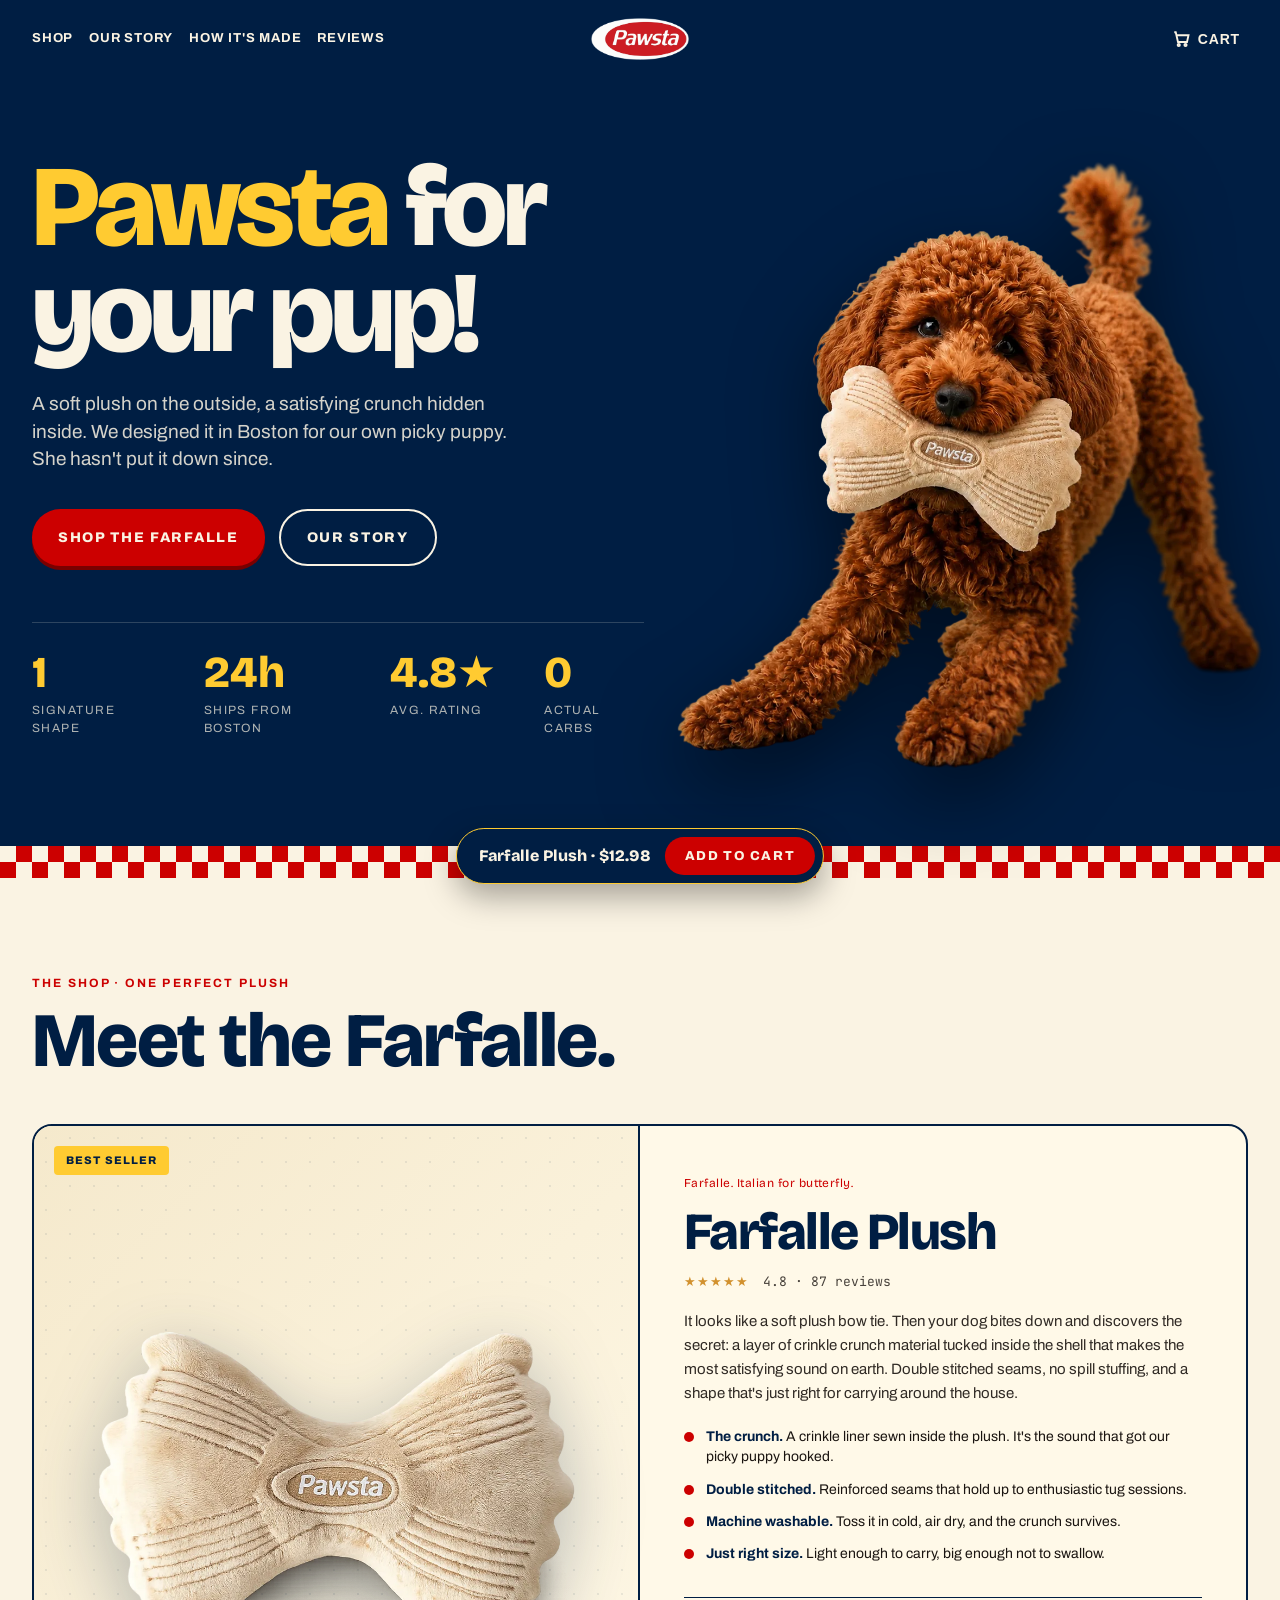
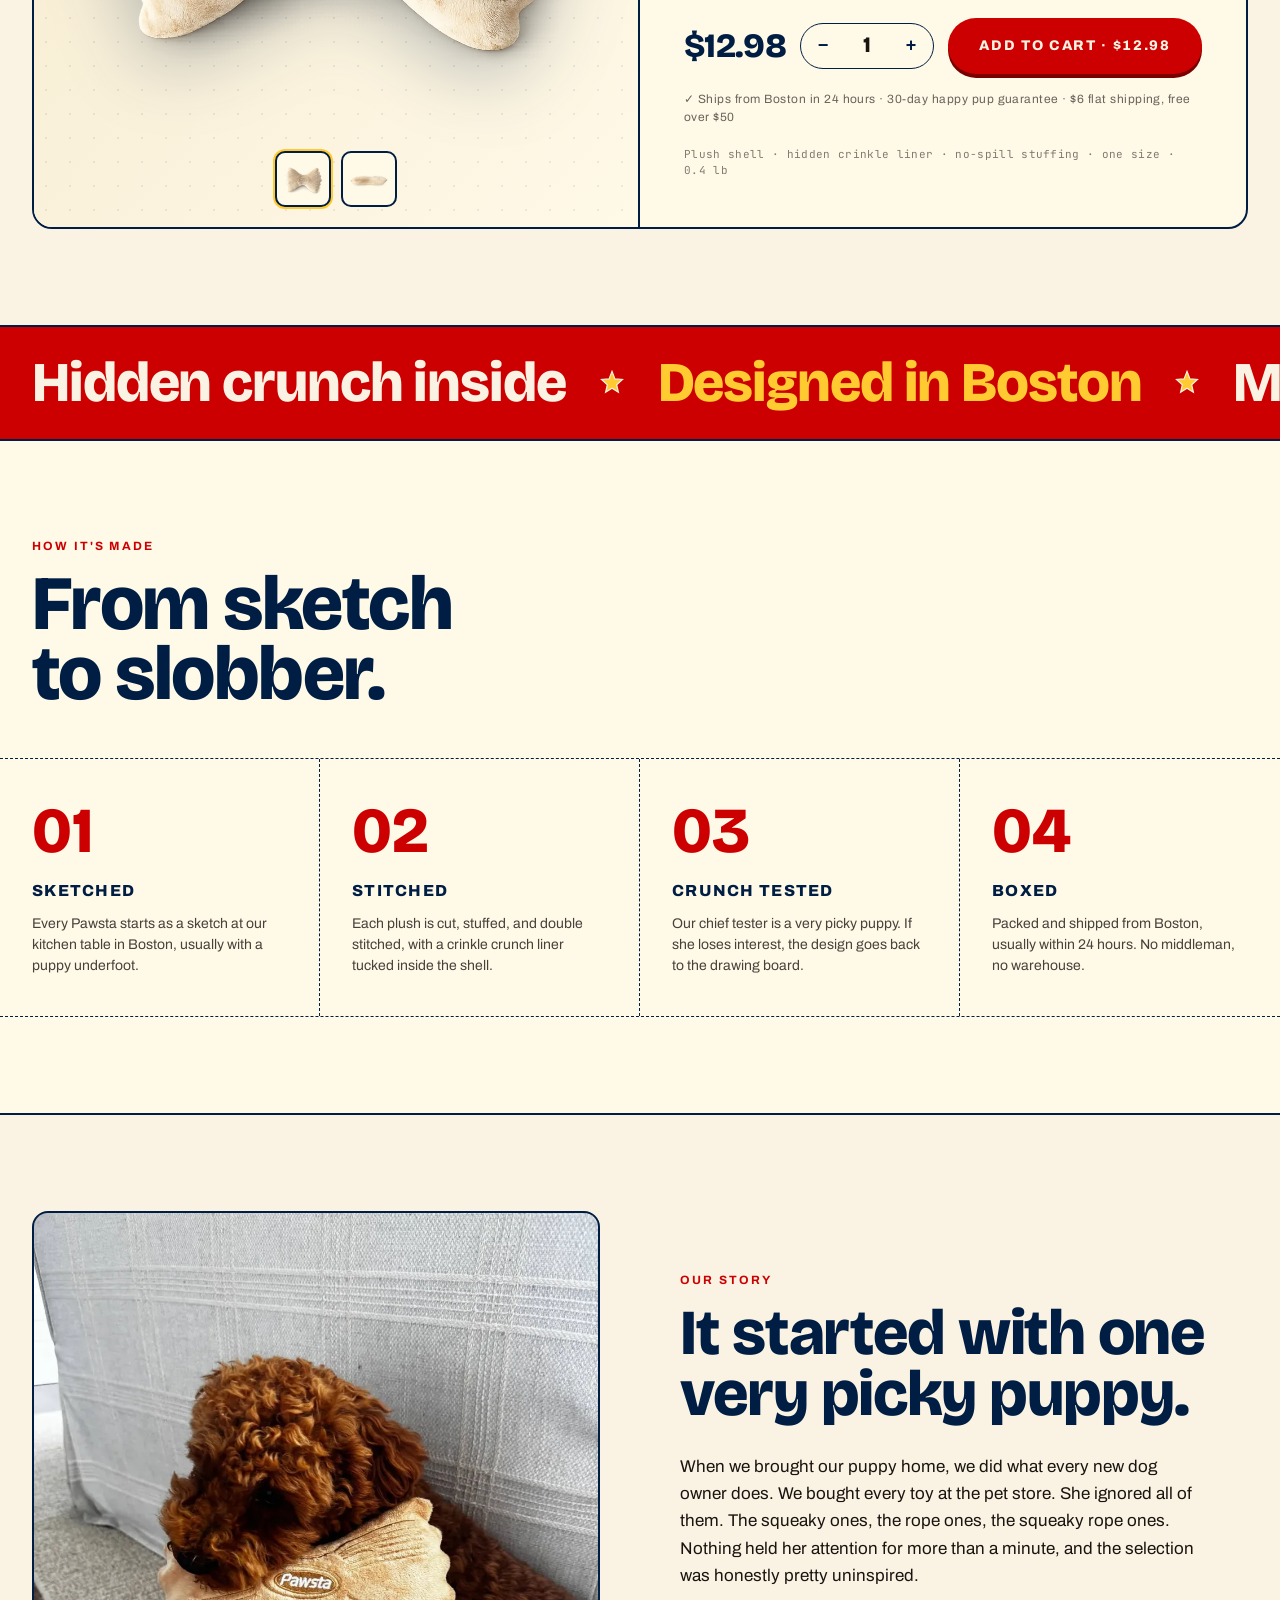
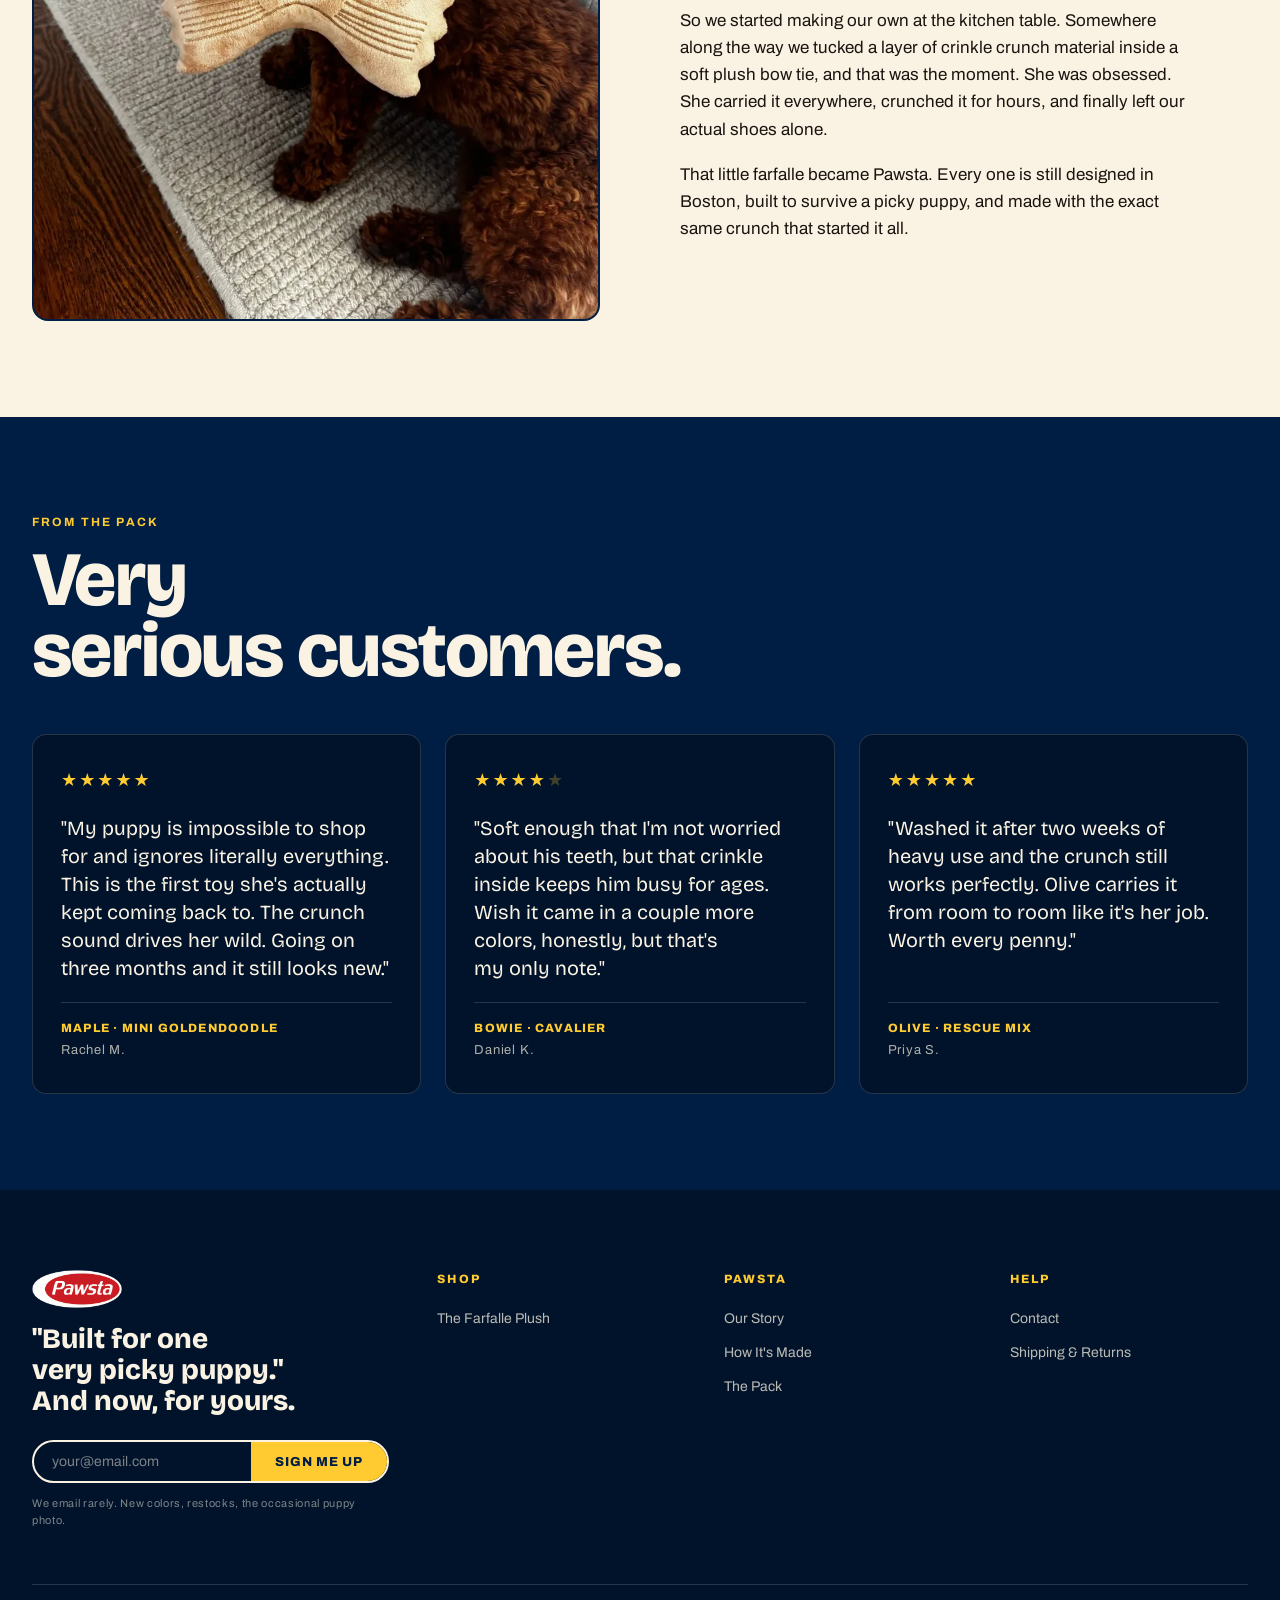
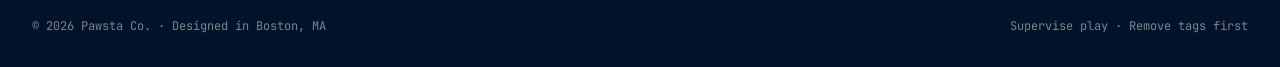
<file: index.html>
<!DOCTYPE html>
<html lang="en">
<head>
<meta charset="UTF-8"/>
<meta name="viewport" content="width=device-width, initial-scale=1.0"/>
<title>Pawsta · Pasta Shaped Toys &amp; Accessories for Dogs</title>
<meta name="description" content="Pasta shaped toys &amp; accessories for dogs. Meet the Farfalle: a plush bow tie with a hidden crinkle-crunch layer inside. Designed in Boston for picky pups."/>
<link rel="canonical" href="https://pawsta.co/"/>
<meta name="robots" content="index, follow"/>
<meta name="theme-color" content="#001E43"/>

<!-- Open Graph -->
<meta property="og:type" content="website"/>
<meta property="og:site_name" content="Pawsta"/>
<meta property="og:title" content="Pawsta"/>
<meta property="og:description" content="Pasta shaped toys &amp; accessories for dogs"/>
<meta property="og:url" content="https://pawsta.co/"/>
<meta property="og:locale" content="en_US"/>
<meta property="og:image" content="https://pawsta.co/og-image-v5.png"/>
<meta property="og:image:width" content="1200"/>
<meta property="og:image:height" content="630"/>
<meta property="og:image:alt" content="A goldendoodle carrying the Pawsta Farfalle plush toy in her mouth"/>

<!-- Twitter -->
<meta name="twitter:card" content="summary_large_image"/>
<meta name="twitter:title" content="Pawsta"/>
<meta name="twitter:description" content="Pasta shaped toys &amp; accessories for dogs"/>
<meta name="twitter:image" content="https://pawsta.co/og-image-v5.png"/>

<!-- Icons -->
<link rel="icon" type="image/png" sizes="32x32" href="favicon-32.png"/>
<link rel="icon" type="image/png" sizes="192x192" href="favicon-192.png"/>
<link rel="apple-touch-icon" href="apple-touch-icon.png"/>

<!-- Performance: warm up third-party origins -->
<link rel="preconnect" href="https://fonts.googleapis.com"/>
<link rel="preconnect" href="https://fonts.gstatic.com" crossorigin/>
<link rel="preload" as="image" href="assets/Kona.webp"/>

<!-- Structured data -->
<script type="application/ld+json">
{
  "@context": "https://schema.org",
  "@type": "Product",
  "name": "Farfalle Plush",
  "sku": "PAW-FARF-01",
  "description": "A huggable plush bow tie dog toy with a hidden crinkle-crunch layer inside. Double stitched, machine washable, designed in Boston.",
  "image": "https://pawsta.co/assets/plush-top.png",
  "url": "https://pawsta.co/",
  "brand": { "@type": "Brand", "name": "Pawsta" },
  "material": "Double stitched plush shell with hidden crinkle crunch liner",
  "offers": {
    "@type": "Offer",
    "price": "12.98",
    "priceCurrency": "USD",
    "availability": "https://schema.org/InStock",
    "itemCondition": "https://schema.org/NewCondition",
    "url": "https://pawsta.co/"
  },
  "aggregateRating": {
    "@type": "AggregateRating",
    "ratingValue": "4.8",
    "reviewCount": "87"
  },
  "review": [
    {
      "@type": "Review",
      "author": { "@type": "Person", "name": "Rachel M." },
      "reviewRating": { "@type": "Rating", "ratingValue": "5" },
      "reviewBody": "My puppy is impossible to shop for and ignores literally everything. This is the first toy she's actually kept coming back to. The crunch sound drives her wild. Going on three months and it still looks new."
    },
    {
      "@type": "Review",
      "author": { "@type": "Person", "name": "Daniel K." },
      "reviewRating": { "@type": "Rating", "ratingValue": "4" },
      "reviewBody": "Soft enough that I'm not worried about his teeth, but that crinkle inside keeps him busy for ages. Wish it came in a couple more colors, honestly, but that's my only note."
    },
    {
      "@type": "Review",
      "author": { "@type": "Person", "name": "Priya S." },
      "reviewRating": { "@type": "Rating", "ratingValue": "5" },
      "reviewBody": "Washed it after two weeks of heavy use and the crunch still works perfectly. Olive carries it from room to room like it's her job. Worth every penny."
    }
  ]
}
</script>
<script type="application/ld+json">
{
  "@context": "https://schema.org",
  "@type": "Organization",
  "name": "Pawsta",
  "url": "https://pawsta.co/",
  "logo": "https://pawsta.co/assets/Logo.png",
  "description": "Plush pasta dog toys with a hidden crunch, designed in Boston.",
  "address": { "@type": "PostalAddress", "addressLocality": "Boston", "addressRegion": "MA", "addressCountry": "US" }
}
</script>

<link rel="stylesheet" href="styles.css?v=27"/>

<script src="vendor/react.production.min.js?v=1" defer></script>
<script src="vendor/react-dom.production.min.js?v=1" defer></script>
</head>
<body>
<div id="root"><!-- prerendered snapshot: regenerate after editing components (see snapshot.js) --><div><header class="nav"><div class="nav-inner"><nav class="nav-links" aria-label="Main"><a href="#shop">Shop</a><a href="#story">Our Story</a><a href="#process">How It's Made</a><a href="#reviews">Reviews</a></nav><a href="#top" aria-label="Pawsta home"><div class="logo-wrap"><img src="assets/Logo.png" alt="Pawsta" style="height: 41.6px; width: auto; display: block; filter: none;"></div></a><div class="nav-actions"><button class="nav-icon-btn" aria-label="Open basket"><svg width="18" height="18" viewBox="0 0 24 24" fill="none" stroke="currentColor" stroke-width="2.5" aria-hidden="true"><path d="M3 3h2l3 13h12l2-9H6"></path><circle cx="9" cy="20" r="1.5"></circle><circle cx="18" cy="20" r="1.5"></circle></svg><span>Cart</span></button></div></div></header><main><section class="hero" id="top"><div class="hero-inner"><div><h1><span class="yellow">Pawsta</span> <span>for your&nbsp;pup!</span></h1><p class="hero-sub">A soft plush on the outside, a satisfying crunch hidden inside. We designed it in Boston for our own picky puppy. She hasn't put it down&nbsp;since.</p><div class="hero-ctas"><a class="btn btn-primary" href="#shop">Shop the Farfalle</a><a class="btn btn-ghost" href="#story">Our story</a></div><div class="hero-stats"><div class="hero-stat"><span class="num">1</span><span class="label">Signature Shape</span></div><div class="hero-stat"><span class="num">24h</span><span class="label">Ships From Boston</span></div><div class="hero-stat"><span class="num">4.8★</span><span class="label">Avg. Rating</span></div><div class="hero-stat"><span class="num">0</span><span class="label">Actual Carbs</span></div></div></div><div class="hero-pack"><img class="kona" src="assets/Kona.webp" alt="A goldendoodle puppy in a play bow, carrying the Farfalle plush in her mouth" fetchpriority="high" decoding="async"></div></div><div class="checker-border" style="margin-top: 64px;"></div></section><section class="section" id="shop" style="background: var(--cream);"><div class="section-inner"><div class="section-header"><div><div class="section-eyebrow">The Shop · One perfect plush</div><h2 class="section-title">Meet the Farfalle.</h2></div></div><div><div class="featured"><div class="featured-media"><span class="card-badge">Best Seller</span><img src="assets/plush-top.webp" alt="Farfalle Plush" decoding="async"><div class="featured-thumbs"><button class="featured-thumb active" aria-label="View from the top"><img src="assets/plush-top.webp" alt="" loading="lazy" decoding="async"></button><button class="featured-thumb " aria-label="View from the side"><img src="assets/plush-side.webp" alt="" loading="lazy" decoding="async"></button></div></div><div class="featured-body"><span class="card-italian">Farfalle. Italian for butterfly.</span><h3 class="featured-name">Farfalle Plush</h3><div class="featured-rating"><span class="stars" role="img" aria-label="Rated 4.8 out of 5 stars">★★★★★</span> 4.8 · 87 reviews</div><p class="featured-desc">It looks like a soft plush bow tie. Then your dog bites down and discovers the secret: a layer of crinkle crunch material tucked inside the shell that makes the most satisfying sound on earth. Double stitched seams, no spill stuffing, and a shape that's just right for carrying around the&nbsp;house.</p><ul class="featured-features"><li><span class="ff-dot"></span><div><strong>The crunch.</strong> A crinkle liner sewn inside the plush. It's the sound that got our picky puppy hooked.</div></li><li><span class="ff-dot"></span><div><strong>Double stitched.</strong> Reinforced seams that hold up to enthusiastic tug sessions.</div></li><li><span class="ff-dot"></span><div><strong>Machine washable.</strong> Toss it in cold, air dry, and the crunch survives.</div></li><li><span class="ff-dot"></span><div><strong>Just right size.</strong> Light enough to carry, big enough not to swallow.</div></li></ul><div class="featured-buy"><span class="featured-price">$12.98</span><div class="qty-stepper"><button aria-label="Decrease quantity">−</button><span class="val" aria-live="polite">1</span><button aria-label="Increase quantity">+</button></div><button class="btn btn-primary" style="flex: 1 1 0%; height: 56px;">Add to cart · $12.98</button></div><div class="featured-ship">✓ Ships from Boston in 24 hours · 30-day happy pup guarantee · $6 flat shipping, free over $50</div><div class="featured-specs">Plush shell · hidden crinkle liner · no-spill stuffing · one size · 0.4 lb</div></div></div></div></div></section><div class="stripe" aria-hidden="true"><div class="stripe-track"><span class="item ">Hidden crunch inside</span><svg class="star" viewBox="0 0 24 24" fill="#FFCB31" stroke="#FAF3E3" stroke-width="1" aria-hidden="true"><path d="M12 2 L14.5 8.5 L21 9 L16 13.5 L17.5 20 L12 16.5 L6.5 20 L8 13.5 L3 9 L9.5 8.5 Z"></path></svg><span class="item outline">Designed in Boston</span><svg class="star" viewBox="0 0 24 24" fill="#FFCB31" stroke="#FAF3E3" stroke-width="1" aria-hidden="true"><path d="M12 2 L14.5 8.5 L21 9 L16 13.5 L17.5 20 L12 16.5 L6.5 20 L8 13.5 L3 9 L9.5 8.5 Z"></path></svg><span class="item ">Machine washable</span><svg class="star" viewBox="0 0 24 24" fill="#FFCB31" stroke="#FAF3E3" stroke-width="1" aria-hidden="true"><path d="M12 2 L14.5 8.5 L21 9 L16 13.5 L17.5 20 L12 16.5 L6.5 20 L8 13.5 L3 9 L9.5 8.5 Z"></path></svg><span class="item outline">Built for picky pups</span><svg class="star" viewBox="0 0 24 24" fill="#FFCB31" stroke="#FAF3E3" stroke-width="1" aria-hidden="true"><path d="M12 2 L14.5 8.5 L21 9 L16 13.5 L17.5 20 L12 16.5 L6.5 20 L8 13.5 L3 9 L9.5 8.5 Z"></path></svg><span class="item ">Made with love</span><svg class="star" viewBox="0 0 24 24" fill="#FFCB31" stroke="#FAF3E3" stroke-width="1" aria-hidden="true"><path d="M12 2 L14.5 8.5 L21 9 L16 13.5 L17.5 20 L12 16.5 L6.5 20 L8 13.5 L3 9 L9.5 8.5 Z"></path></svg><span class="item outline">Hidden crunch inside</span><svg class="star" viewBox="0 0 24 24" fill="#FFCB31" stroke="#FAF3E3" stroke-width="1" aria-hidden="true"><path d="M12 2 L14.5 8.5 L21 9 L16 13.5 L17.5 20 L12 16.5 L6.5 20 L8 13.5 L3 9 L9.5 8.5 Z"></path></svg><span class="item ">Designed in Boston</span><svg class="star" viewBox="0 0 24 24" fill="#FFCB31" stroke="#FAF3E3" stroke-width="1" aria-hidden="true"><path d="M12 2 L14.5 8.5 L21 9 L16 13.5 L17.5 20 L12 16.5 L6.5 20 L8 13.5 L3 9 L9.5 8.5 Z"></path></svg><span class="item outline">Machine washable</span><svg class="star" viewBox="0 0 24 24" fill="#FFCB31" stroke="#FAF3E3" stroke-width="1" aria-hidden="true"><path d="M12 2 L14.5 8.5 L21 9 L16 13.5 L17.5 20 L12 16.5 L6.5 20 L8 13.5 L3 9 L9.5 8.5 Z"></path></svg><span class="item ">Built for picky pups</span><svg class="star" viewBox="0 0 24 24" fill="#FFCB31" stroke="#FAF3E3" stroke-width="1" aria-hidden="true"><path d="M12 2 L14.5 8.5 L21 9 L16 13.5 L17.5 20 L12 16.5 L6.5 20 L8 13.5 L3 9 L9.5 8.5 Z"></path></svg><span class="item outline">Made with love</span><svg class="star" viewBox="0 0 24 24" fill="#FFCB31" stroke="#FAF3E3" stroke-width="1" aria-hidden="true"><path d="M12 2 L14.5 8.5 L21 9 L16 13.5 L17.5 20 L12 16.5 L6.5 20 L8 13.5 L3 9 L9.5 8.5 Z"></path></svg><span class="item ">Hidden crunch inside</span><svg class="star" viewBox="0 0 24 24" fill="#FFCB31" stroke="#FAF3E3" stroke-width="1" aria-hidden="true"><path d="M12 2 L14.5 8.5 L21 9 L16 13.5 L17.5 20 L12 16.5 L6.5 20 L8 13.5 L3 9 L9.5 8.5 Z"></path></svg><span class="item outline">Designed in Boston</span><svg class="star" viewBox="0 0 24 24" fill="#FFCB31" stroke="#FAF3E3" stroke-width="1" aria-hidden="true"><path d="M12 2 L14.5 8.5 L21 9 L16 13.5 L17.5 20 L12 16.5 L6.5 20 L8 13.5 L3 9 L9.5 8.5 Z"></path></svg><span class="item ">Machine washable</span><svg class="star" viewBox="0 0 24 24" fill="#FFCB31" stroke="#FAF3E3" stroke-width="1" aria-hidden="true"><path d="M12 2 L14.5 8.5 L21 9 L16 13.5 L17.5 20 L12 16.5 L6.5 20 L8 13.5 L3 9 L9.5 8.5 Z"></path></svg><span class="item outline">Built for picky pups</span><svg class="star" viewBox="0 0 24 24" fill="#FFCB31" stroke="#FAF3E3" stroke-width="1" aria-hidden="true"><path d="M12 2 L14.5 8.5 L21 9 L16 13.5 L17.5 20 L12 16.5 L6.5 20 L8 13.5 L3 9 L9.5 8.5 Z"></path></svg><span class="item ">Made with love</span><svg class="star" viewBox="0 0 24 24" fill="#FFCB31" stroke="#FAF3E3" stroke-width="1" aria-hidden="true"><path d="M12 2 L14.5 8.5 L21 9 L16 13.5 L17.5 20 L12 16.5 L6.5 20 L8 13.5 L3 9 L9.5 8.5 Z"></path></svg></div></div><section class="section process" id="process"><div class="section-inner"><div class="section-header"><div><div class="section-eyebrow">How it's made</div><h2 class="section-title">From sketch to&nbsp;slobber.</h2></div></div></div><div class="process-grid" style="max-width: 1400px; margin: 0px auto; border-top: 1px dashed rgb(0, 30, 67); border-bottom: 1px dashed rgb(0, 30, 67);"><div class="process-step"><div class="process-num">01</div><div class="process-name">Sketched</div><div class="process-desc">Every Pawsta starts as a sketch at our kitchen table in Boston, usually with a puppy underfoot.</div></div><div class="process-step"><div class="process-num">02</div><div class="process-name">Stitched</div><div class="process-desc">Each plush is cut, stuffed, and double stitched, with a crinkle crunch liner tucked inside the shell.</div></div><div class="process-step"><div class="process-num">03</div><div class="process-name">Crunch Tested</div><div class="process-desc">Our chief tester is a very picky puppy. If she loses interest, the design goes back to the drawing board.</div></div><div class="process-step"><div class="process-num">04</div><div class="process-name">Boxed</div><div class="process-desc">Packed and shipped from Boston, usually within 24 hours. No middleman, no warehouse.</div></div></div></section><section class="section story" id="story"><div class="story-inner"><div class="story-image"><img src="assets/story-kona.webp" alt="Kona the mini goldendoodle with her Pawsta Farfalle plush toy" loading="lazy" decoding="async"></div><div class="story-text"><div class="section-eyebrow">Our story</div><h2>It started with one very picky&nbsp;puppy.</h2><p>When we brought our puppy home, we did what every new dog owner does. We bought every toy at the pet store. She ignored all of them. The squeaky ones, the rope ones, the squeaky rope ones. Nothing held her attention for more than a minute, and the selection was honestly pretty uninspired.</p><p>So we started making our own at the kitchen table. Somewhere along the way we tucked a layer of crinkle crunch material inside a soft plush bow tie, and that was the moment. She was obsessed. She carried it everywhere, crunched it for hours, and finally left our actual shoes alone.</p><p>That little farfalle became Pawsta. Every one is still designed in Boston, built to survive a picky puppy, and made with the exact same crunch that started it all.</p></div></div></section><section class="section reviews" id="reviews"><div class="section-inner"><div class="section-header"><div><div class="section-eyebrow">From the pack</div><h2 class="section-title">Very serious&nbsp;customers.</h2></div></div><div class="review-grid"><div class="review-card"><div class="review-stars" role="img" aria-label="Rated 5 out of 5 stars">★★★★★<span class="empty" aria-hidden="true"></span></div><p class="review-text">"My puppy is impossible to shop for and ignores literally everything. This is the first toy she's actually kept coming back to. The crunch sound drives her wild. Going on three months and it still looks&nbsp;new."</p><div class="review-author"><div class="review-dog">Maple · Mini Goldendoodle</div><div style="margin-top: 4px;">Rachel M.</div></div></div><div class="review-card"><div class="review-stars" role="img" aria-label="Rated 4 out of 5 stars">★★★★<span class="empty" aria-hidden="true">★</span></div><p class="review-text">"Soft enough that I'm not worried about his teeth, but that crinkle inside keeps him busy for ages. Wish it came in a couple more colors, honestly, but that's my only&nbsp;note."</p><div class="review-author"><div class="review-dog">Bowie · Cavalier</div><div style="margin-top: 4px;">Daniel K.</div></div></div><div class="review-card"><div class="review-stars" role="img" aria-label="Rated 5 out of 5 stars">★★★★★<span class="empty" aria-hidden="true"></span></div><p class="review-text">"Washed it after two weeks of heavy use and the crunch still works perfectly. Olive carries it from room to room like it's her job. Worth every&nbsp;penny."</p><div class="review-author"><div class="review-dog">Olive · Rescue mix</div><div style="margin-top: 4px;">Priya S.</div></div></div></div></div></section></main><footer class="footer"><div class="footer-inner"><div class="footer-grid"><div><div class="logo-wrap"><img src="assets/Logo.png" alt="Pawsta" style="height: 38.4px; width: auto; display: block; filter: none;"></div><div class="footer-tag">"Built for one very picky&nbsp;puppy."<br>And now, for&nbsp;yours.</div><div class="newsletter "><input type="email" placeholder="your@email.com" aria-label="Email address" aria-invalid="false" value=""><button>Sign me up</button></div><div style="font-size: 11px; opacity: 0.5; margin-top: 12px; letter-spacing: 0.06em;">We email rarely. New colors, restocks, the occasional puppy photo.</div></div><div><h4>Shop</h4><ul><li><a href="#shop">The Farfalle Plush</a></li></ul></div><div><h4>Pawsta</h4><ul><li><a href="#story">Our Story</a></li><li><a href="#process">How It's Made</a></li><li><a href="#reviews">The Pack</a></li></ul></div><div><h4>Help</h4><ul><li><a href="mailto:hello@pawsta.co">Contact</a></li><li><a href="#shop">Shipping &amp; Returns</a></li></ul></div></div><div class="footer-bottom"><span>© 2026 Pawsta Co. · Designed in Boston, MA</span><span>Supervise play · Remove tags first</span></div></div></footer></div></div>

<script src="products.js?v=21" defer></script>
<script src="components.js?v=21" defer></script>
<script src="app.js?v=21" defer></script>
</body>
</html>
</file>
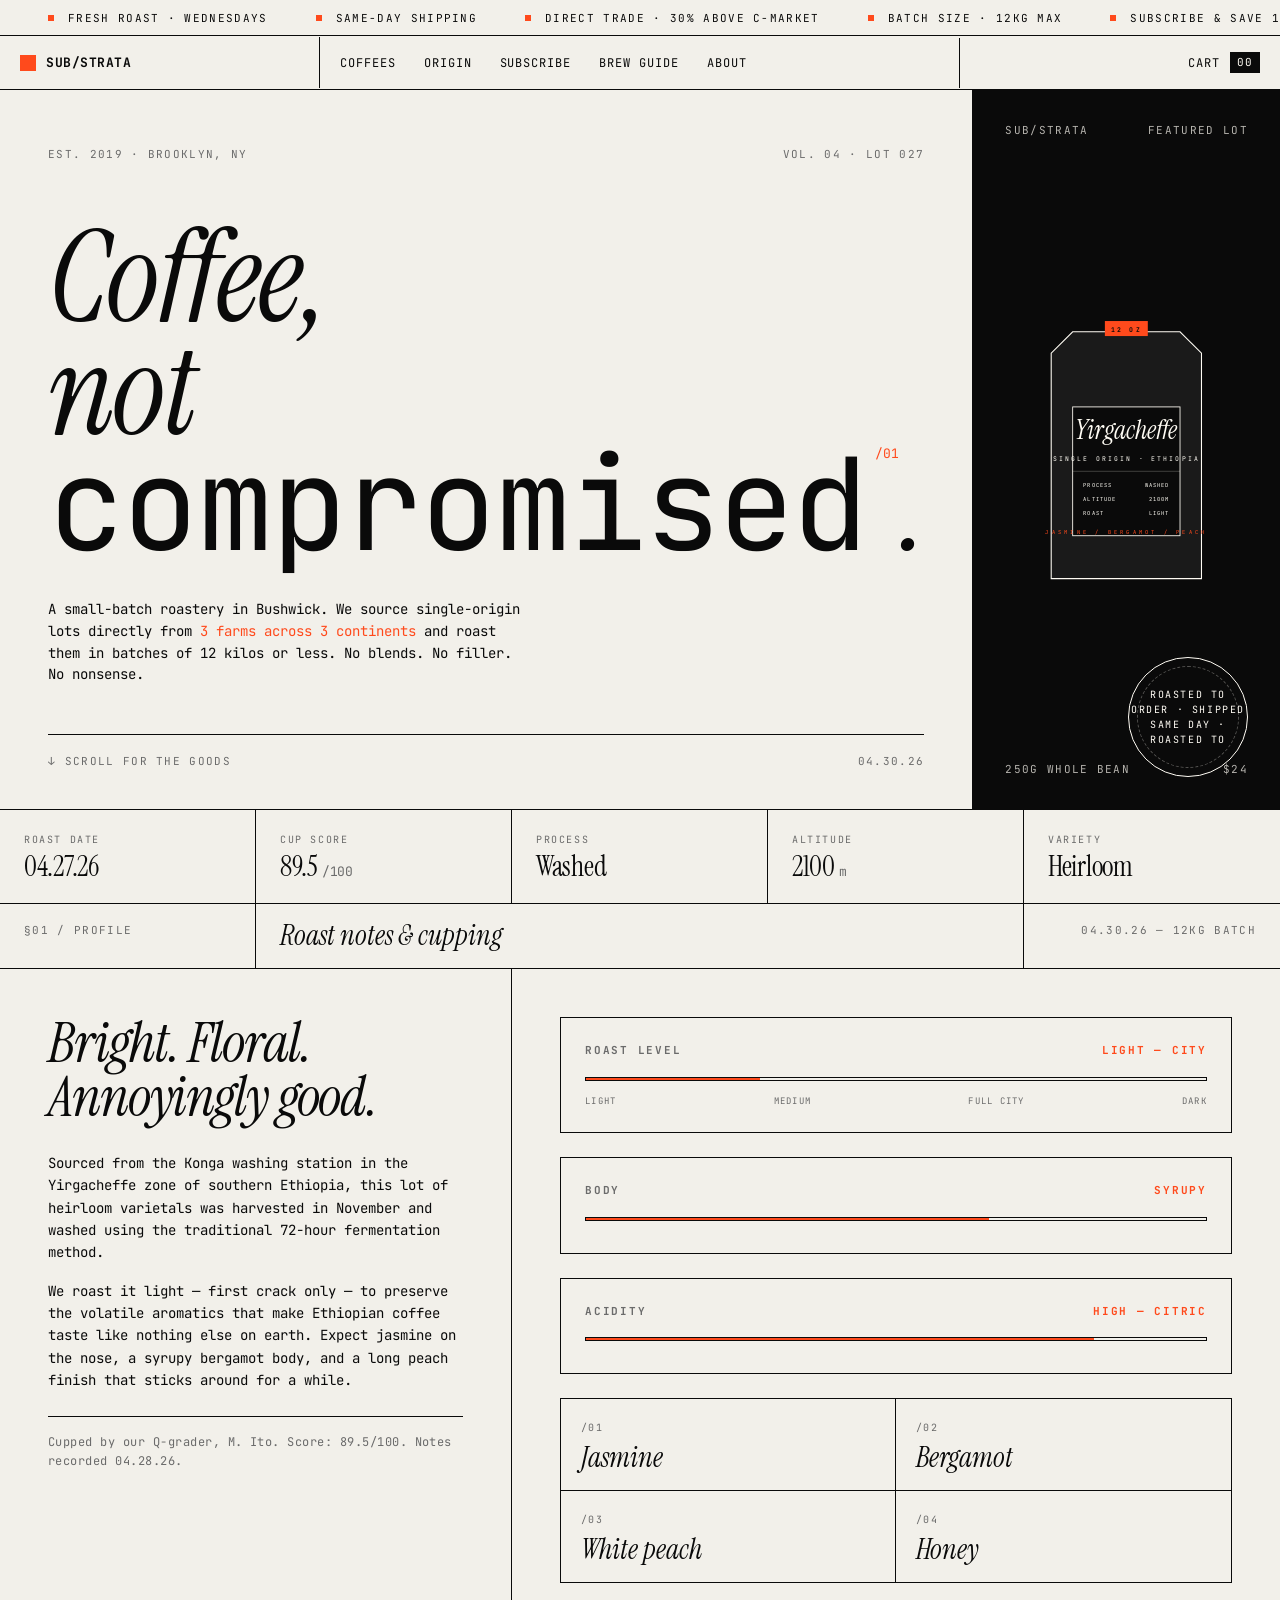
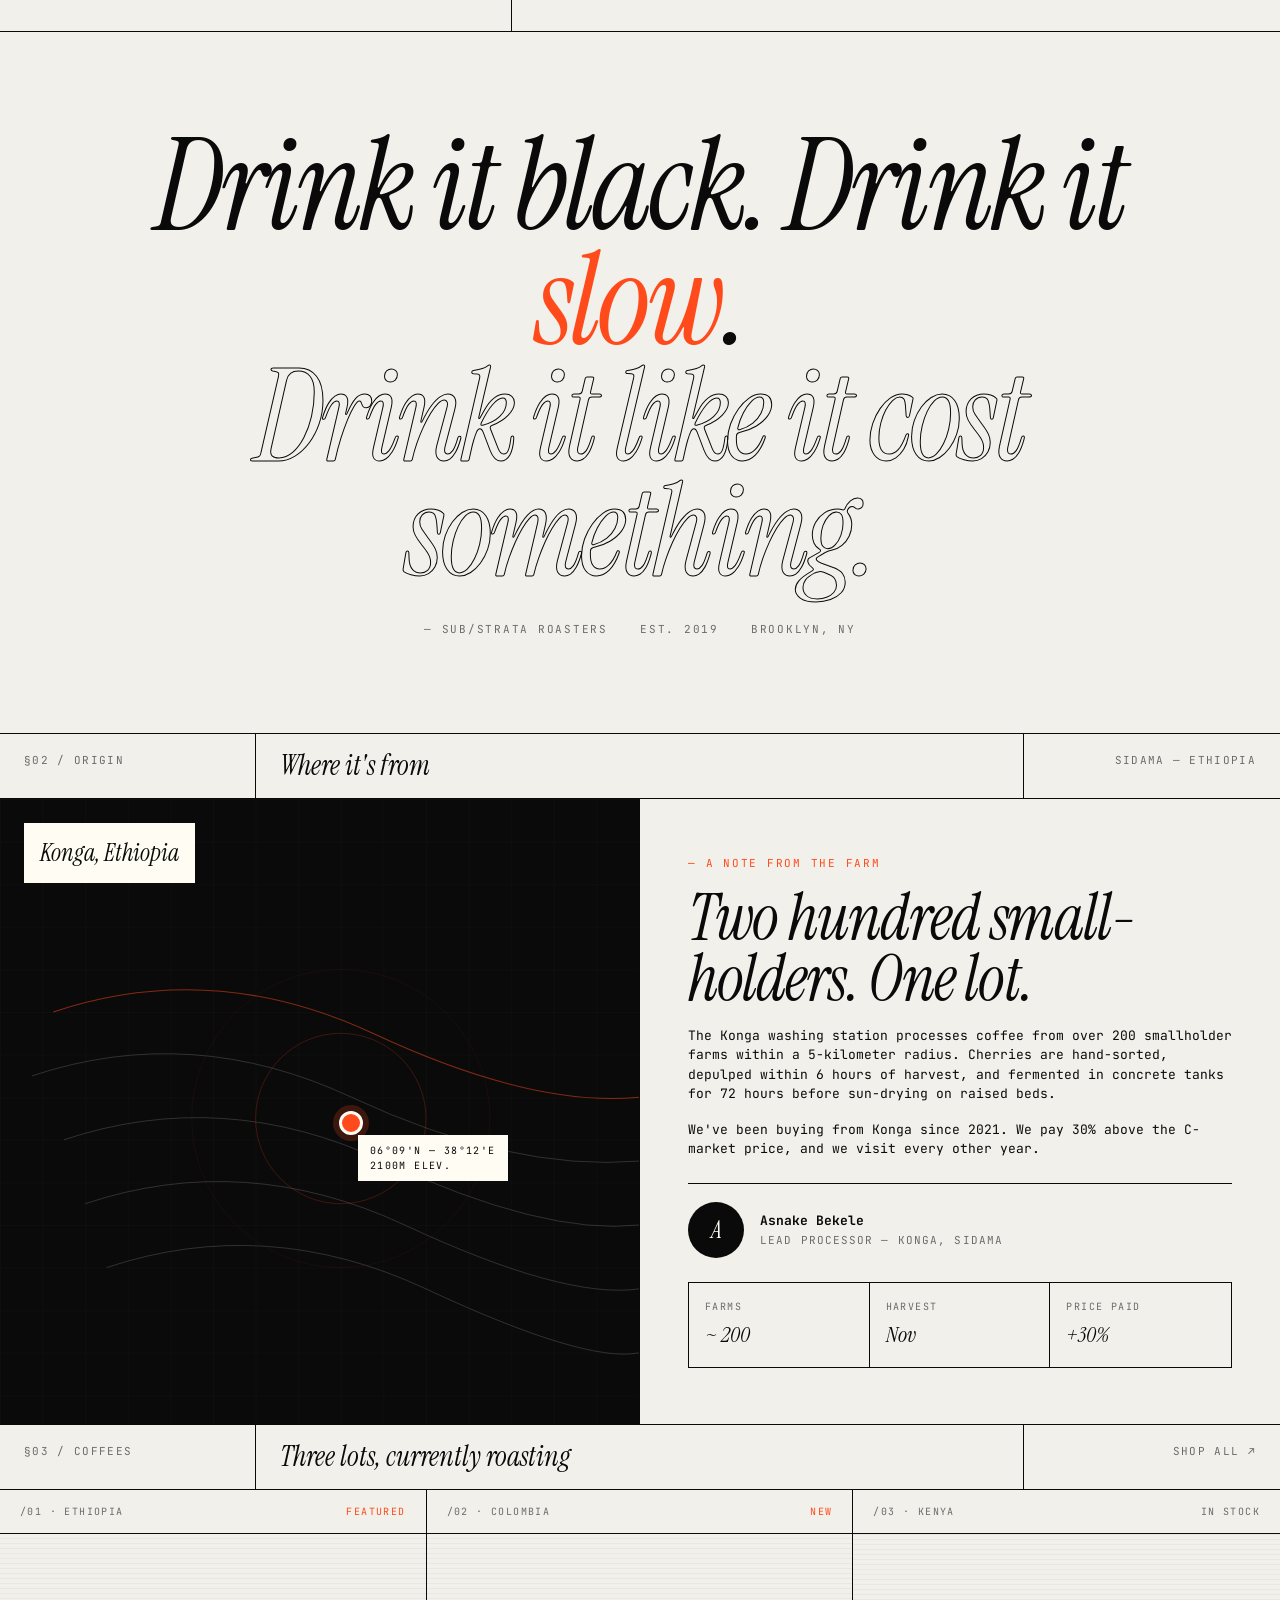
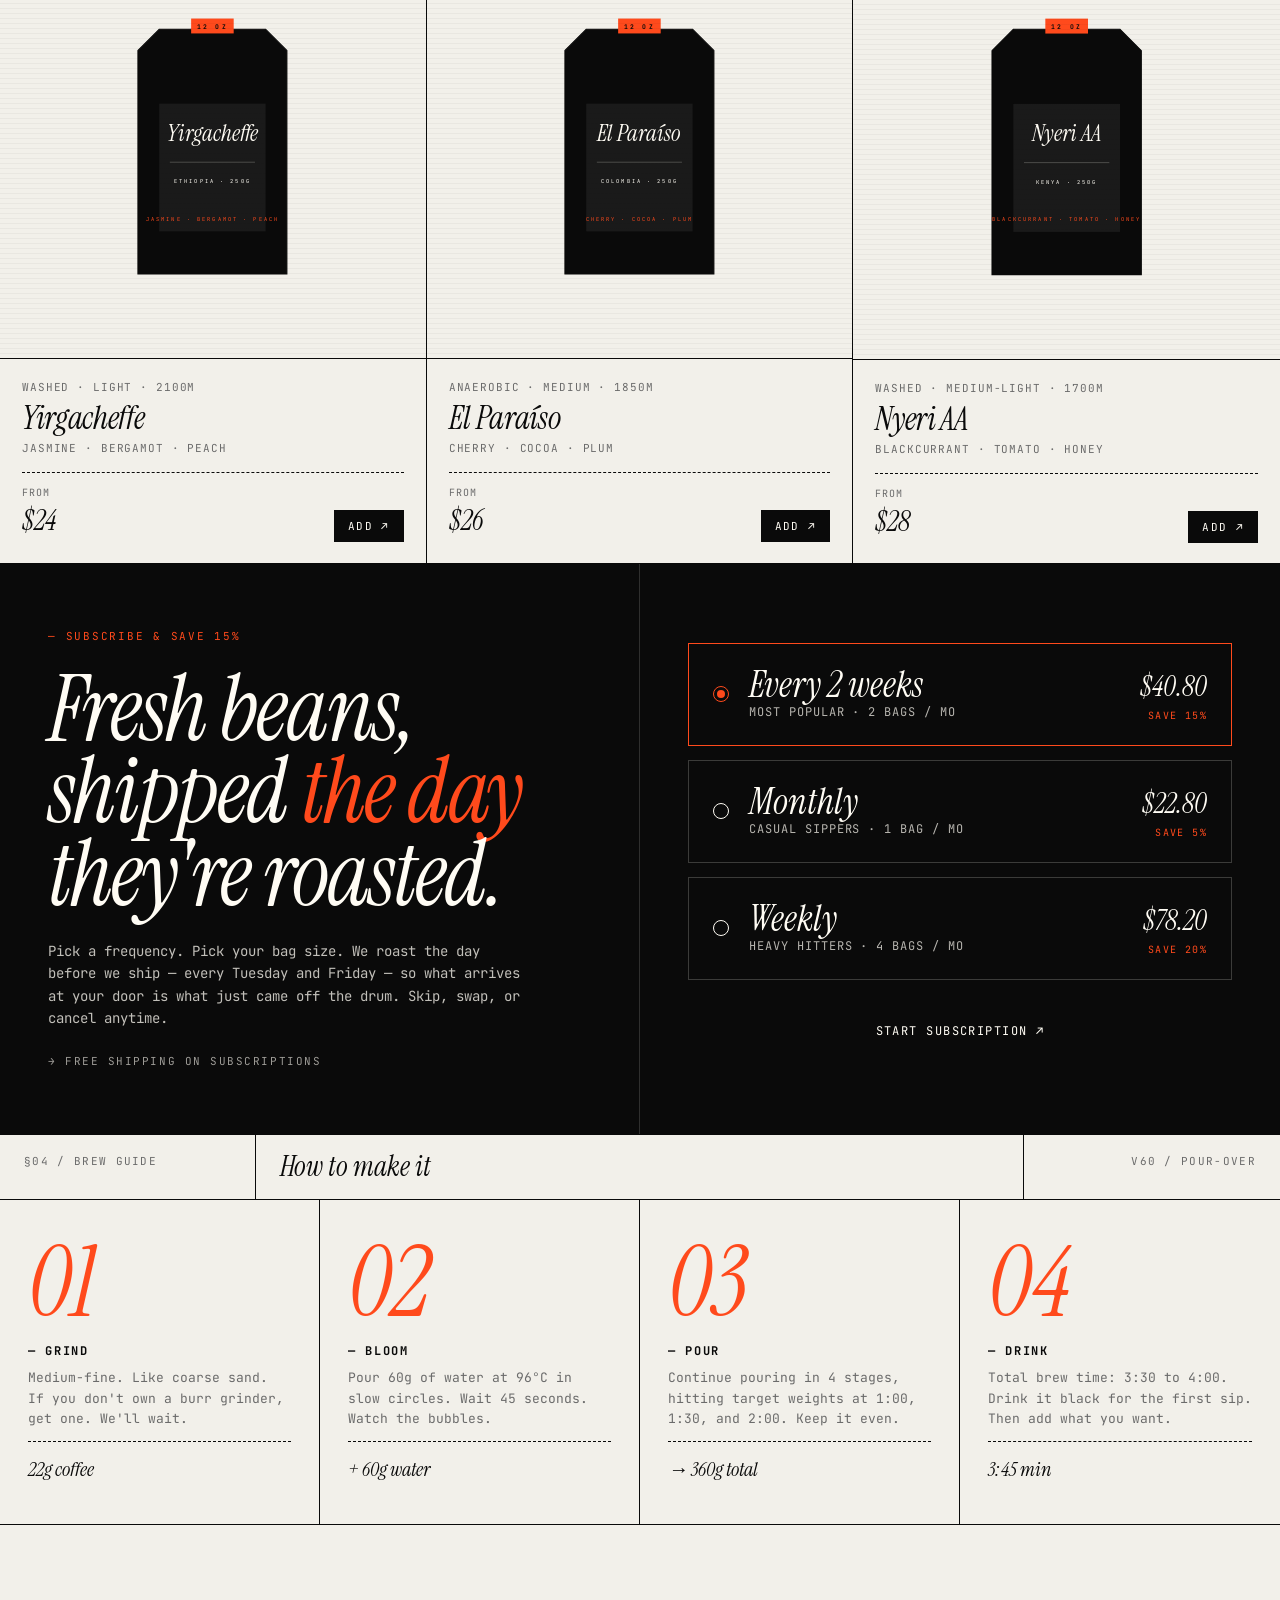
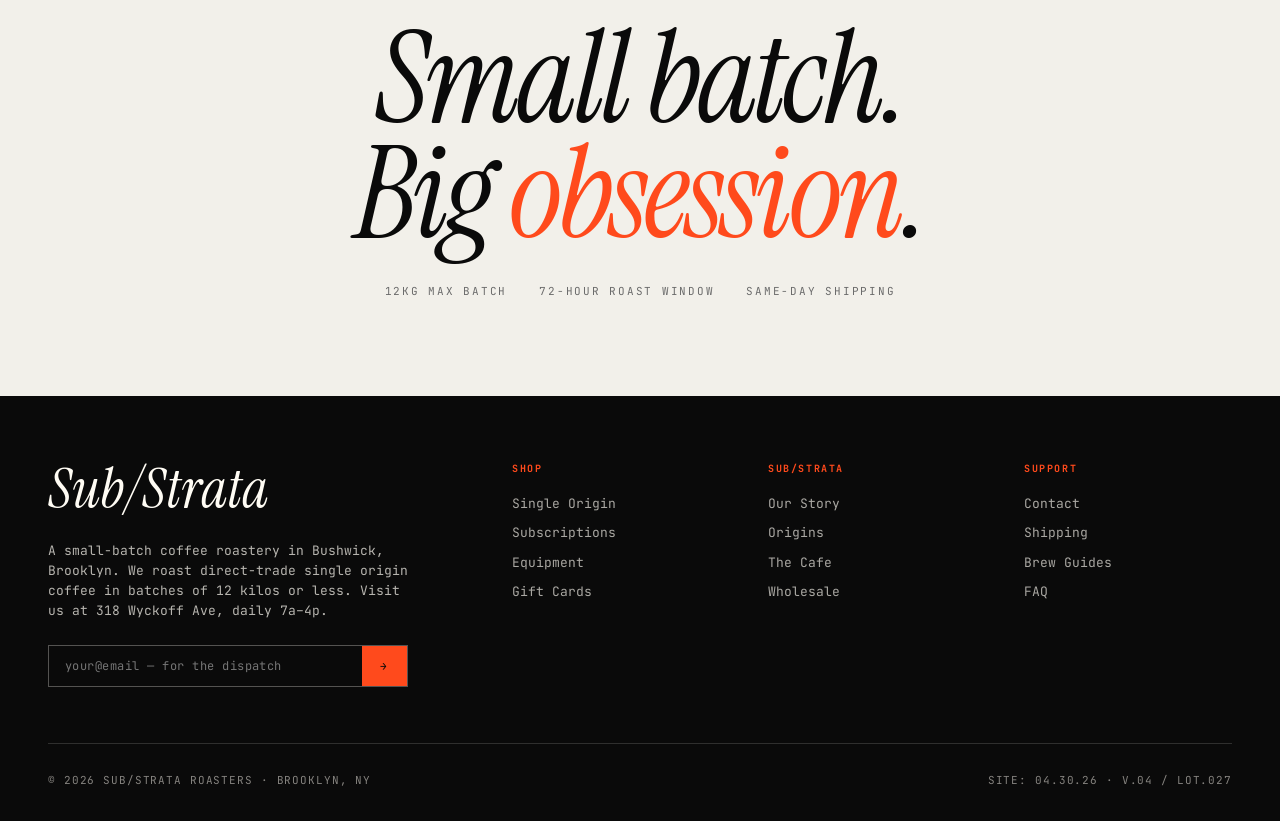
<file: project/SubStrata Coffee.html>
<!DOCTYPE html>
<html lang="en">
<head>
<meta charset="UTF-8"/>
<meta name="viewport" content="width=device-width, initial-scale=1.0"/>
<title>SUB/STRATA — Specialty Coffee, Single Origin</title>
<style>
@import url('https://fonts.googleapis.com/css2?family=JetBrains+Mono:wght@400;500;700&family=Instrument+Serif:ital@0;1&display=swap');

:root {
  --bg: #F2F0EA;
  --ink: #0A0A0A;
  --line: #0A0A0A;
  --muted: #6B6B6B;
  --accent: #FF4A1C;
  --paper: #FFFCF4;
}

* { box-sizing: border-box; margin: 0; padding: 0; }

html, body {
  background: var(--bg);
  color: var(--ink);
  font-family: "JetBrains Mono", ui-monospace, monospace;
  font-size: 13px;
  line-height: 1.5;
  -webkit-font-smoothing: antialiased;
}

.serif { font-family: "Instrument Serif", Georgia, serif; }

a { color: inherit; }
button { font: inherit; cursor: pointer; }

/* === GRID OVERLAY (decorative) === */
.frame {
  border: 1px solid var(--line);
  margin: 12px;
  min-height: calc(100vh - 24px);
}

/* === TICKER === */
.ticker {
  border-bottom: 1px solid var(--line);
  overflow: hidden;
  white-space: nowrap;
  padding: 9px 0;
  font-size: 11px;
  letter-spacing: 0.12em;
  text-transform: uppercase;
}
.ticker-track {
  display: inline-flex;
  gap: 48px;
  animation: marquee 60s linear infinite;
  padding-left: 48px;
}
.ticker-track span { display: inline-flex; align-items: center; gap: 14px; }
.ticker-track .sq { display: inline-block; width: 6px; height: 6px; background: var(--accent); }
@keyframes marquee {
  from { transform: translateX(0); }
  to { transform: translateX(-50%); }
}

/* === NAV === */
.nav {
  display: grid;
  grid-template-columns: 1fr 2fr 1fr;
  align-items: center;
  border-bottom: 1px solid var(--line);
  padding: 0;
  position: sticky;
  top: 0;
  background: var(--bg);
  z-index: 50;
}
.nav > * { padding: 16px 20px; border-right: 1px solid var(--line); }
.nav > *:last-child { border-right: none; }
.nav-brand {
  font-weight: 700;
  font-size: 13px;
  letter-spacing: 0.04em;
  display: flex;
  align-items: center;
  gap: 10px;
}
.nav-brand .mark {
  width: 16px; height: 16px;
  background: var(--accent);
  display: inline-block;
}
.nav-links {
  display: flex;
  gap: 28px;
  font-size: 12px;
  text-transform: uppercase;
  letter-spacing: 0.08em;
}
.nav-links a {
  text-decoration: none;
  cursor: pointer;
  position: relative;
}
.nav-links a:hover { color: var(--accent); }
.nav-cart {
  display: flex;
  justify-content: flex-end;
  align-items: center;
  gap: 10px;
  font-size: 12px;
  text-transform: uppercase;
  letter-spacing: 0.08em;
  cursor: pointer;
}
.nav-cart:hover { color: var(--accent); }
.nav-cart .badge {
  background: var(--ink);
  color: var(--paper);
  padding: 2px 7px;
  font-size: 11px;
}

/* === HERO === */
.hero {
  display: grid;
  grid-template-columns: 1fr 1fr;
  border-bottom: 1px solid var(--line);
  min-height: 78vh;
}
.hero-left {
  padding: 56px 48px 40px;
  display: flex;
  flex-direction: column;
  justify-content: space-between;
  border-right: 1px solid var(--line);
  position: relative;
}
.hero-meta {
  display: flex;
  justify-content: space-between;
  font-size: 11px;
  text-transform: uppercase;
  letter-spacing: 0.12em;
  color: var(--muted);
  margin-bottom: 60px;
}
.hero-title {
  font-family: "Instrument Serif", serif;
  font-weight: 400;
  font-size: clamp(72px, 10vw, 168px);
  line-height: 0.88;
  letter-spacing: -0.02em;
  font-style: italic;
}
.hero-title .small {
  font-style: normal;
  font-family: "JetBrains Mono", monospace;
  font-size: 13px;
  vertical-align: top;
  letter-spacing: 0;
  margin-left: 8px;
  color: var(--accent);
}
.hero-title b {
  font-weight: 400;
  font-style: normal;
  font-family: "JetBrains Mono", monospace;
  letter-spacing: -0.02em;
}
.hero-sub {
  margin-top: 36px;
  font-size: 14px;
  line-height: 1.55;
  max-width: 480px;
  color: var(--ink);
}
.hero-sub .accent { color: var(--accent); }

.hero-bottom {
  display: flex;
  justify-content: space-between;
  align-items: end;
  margin-top: 48px;
  font-size: 11px;
  text-transform: uppercase;
  letter-spacing: 0.12em;
  color: var(--muted);
  border-top: 1px solid var(--line);
  padding-top: 18px;
}

.hero-right {
  position: relative;
  background: var(--ink);
  color: var(--paper);
  display: flex;
  flex-direction: column;
  justify-content: space-between;
  padding: 32px;
  overflow: hidden;
}
.bag {
  position: absolute;
  inset: 0;
  display: flex;
  align-items: center;
  justify-content: center;
}
.bag-svg {
  width: 70%;
  height: 80%;
}
.hero-right .corner {
  font-size: 11px;
  letter-spacing: 0.12em;
  text-transform: uppercase;
  z-index: 2;
  display: flex;
  justify-content: space-between;
  color: var(--paper);
  opacity: 0.7;
}
.hero-right .lot {
  font-family: "Instrument Serif", serif;
  font-size: 64px;
  font-style: italic;
  line-height: 1;
  z-index: 2;
}
.hero-right .stamp {
  position: absolute;
  bottom: 32px;
  right: 32px;
  width: 120px;
  height: 120px;
  border-radius: 50%;
  border: 1px solid var(--paper);
  display: flex;
  align-items: center;
  justify-content: center;
  text-align: center;
  font-size: 10px;
  letter-spacing: 0.16em;
  text-transform: uppercase;
  color: var(--paper);
  z-index: 2;
  animation: rotate 24s linear infinite;
}
@keyframes rotate { to { transform: rotate(360deg); } }
.hero-right .stamp-inner {
  position: absolute;
  inset: 8px;
  border-radius: 50%;
  border: 1px dashed rgba(255,252,244,0.3);
}

/* === SPECS BAR === */
.specs {
  display: grid;
  grid-template-columns: repeat(5, 1fr);
  border-bottom: 1px solid var(--line);
}
.spec {
  padding: 22px 24px;
  border-right: 1px solid var(--line);
}
.spec:last-child { border-right: none; }
.spec dt {
  font-size: 10px;
  letter-spacing: 0.16em;
  text-transform: uppercase;
  color: var(--muted);
  margin-bottom: 6px;
}
.spec dd {
  font-family: "Instrument Serif", serif;
  font-size: 28px;
  line-height: 1;
  letter-spacing: -0.01em;
}
.spec dd .unit {
  font-family: "JetBrains Mono", monospace;
  font-size: 13px;
  color: var(--muted);
  margin-left: 4px;
}

/* === SECTION === */
.section {
  border-bottom: 1px solid var(--line);
  padding: 0;
}
.section-head {
  display: grid;
  grid-template-columns: 1fr 3fr 1fr;
  border-bottom: 1px solid var(--line);
}
.section-head > * { padding: 18px 24px; border-right: 1px solid var(--line); }
.section-head > *:last-child { border-right: none; }
.section-num {
  font-size: 11px;
  letter-spacing: 0.12em;
  text-transform: uppercase;
  color: var(--muted);
}
.section-name {
  font-family: "Instrument Serif", serif;
  font-style: italic;
  font-size: 28px;
  line-height: 1;
}
.section-meta {
  font-size: 11px;
  letter-spacing: 0.12em;
  text-transform: uppercase;
  text-align: right;
  color: var(--muted);
}

/* === ROAST PROFILE === */
.profile-grid {
  display: grid;
  grid-template-columns: 2fr 3fr;
}
.profile-left {
  padding: 48px;
  border-right: 1px solid var(--line);
}
.profile-left h3 {
  font-family: "Instrument Serif", serif;
  font-style: italic;
  font-size: 56px;
  line-height: 0.95;
  letter-spacing: -0.02em;
  font-weight: 400;
  margin-bottom: 28px;
}
.profile-left p {
  font-size: 14px;
  line-height: 1.6;
  margin-bottom: 16px;
  max-width: 460px;
}
.profile-right {
  padding: 48px;
  display: flex;
  flex-direction: column;
  gap: 24px;
}

.roast-meter {
  border: 1px solid var(--line);
  padding: 24px;
}
.roast-meter h4 {
  font-size: 11px;
  letter-spacing: 0.16em;
  text-transform: uppercase;
  color: var(--muted);
  margin-bottom: 18px;
  display: flex;
  justify-content: space-between;
}
.roast-meter h4 .val { color: var(--accent); }
.roast-bar {
  height: 4px;
  background: var(--bg);
  border: 1px solid var(--line);
  position: relative;
  margin-bottom: 8px;
}
.roast-bar .fill {
  position: absolute;
  top: 0; bottom: 0; left: 0;
  width: var(--w, 35%);
  background: var(--accent);
}
.roast-bar .marks {
  position: absolute;
  top: -12px;
  left: 0; right: 0;
  display: flex;
  justify-content: space-between;
  font-size: 9px;
  letter-spacing: 0.08em;
  text-transform: uppercase;
  color: var(--muted);
}
.roast-bar .marks span { transform: translateX(-50%); }
.roast-bar .marks span:first-child { transform: none; }
.roast-bar .marks span:last-child { transform: translateX(0); margin-left: auto; }

.notes {
  display: grid;
  grid-template-columns: repeat(2, 1fr);
  gap: 0;
  border: 1px solid var(--line);
}
.note {
  padding: 18px 20px;
  border-right: 1px solid var(--line);
  border-bottom: 1px solid var(--line);
}
.note:nth-child(even) { border-right: none; }
.note:nth-last-child(-n+2) { border-bottom: none; }
.note .num { font-size: 10px; color: var(--muted); letter-spacing: 0.14em; }
.note .label {
  font-family: "Instrument Serif", serif;
  font-style: italic;
  font-size: 28px;
  line-height: 1.05;
  margin-top: 6px;
}

/* === ORIGIN === */
.origin {
  display: grid;
  grid-template-columns: 1fr 1fr;
}
.origin-image {
  background: var(--ink);
  position: relative;
  border-right: 1px solid var(--line);
  min-height: 520px;
  overflow: hidden;
}
.origin-image .topo {
  position: absolute;
  inset: 0;
}
.origin-image .pin {
  position: absolute;
  width: 24px; height: 24px;
  border-radius: 50%;
  background: var(--accent);
  border: 3px solid var(--paper);
  box-shadow: 0 0 0 6px rgba(255,74,28,0.2);
  animation: pulse 2s ease-in-out infinite;
}
@keyframes pulse {
  0%, 100% { box-shadow: 0 0 0 6px rgba(255,74,28,0.2); }
  50% { box-shadow: 0 0 0 14px rgba(255,74,28,0); }
}
.origin-image .label {
  position: absolute;
  background: var(--paper);
  color: var(--ink);
  padding: 8px 12px;
  font-size: 10px;
  letter-spacing: 0.14em;
  text-transform: uppercase;
}
.origin-text {
  padding: 56px 48px;
  display: flex;
  flex-direction: column;
  gap: 16px;
  justify-content: center;
}
.origin-text h3 {
  font-family: "Instrument Serif", serif;
  font-style: italic;
  font-size: 64px;
  line-height: 0.95;
  letter-spacing: -0.02em;
  font-weight: 400;
}
.origin-text .farmer {
  display: flex;
  gap: 16px;
  align-items: center;
  border-top: 1px solid var(--line);
  padding-top: 18px;
  margin-top: 8px;
}
.farmer-avatar {
  width: 56px;
  height: 56px;
  border-radius: 50%;
  background: var(--ink);
  color: var(--paper);
  display: flex;
  align-items: center;
  justify-content: center;
  font-family: "Instrument Serif", serif;
  font-style: italic;
  font-size: 24px;
}
.farmer-info .name { font-weight: 700; font-size: 13px; }
.farmer-info .role { font-size: 11px; color: var(--muted); text-transform: uppercase; letter-spacing: 0.1em; margin-top: 2px; }
.origin-stats {
  display: grid;
  grid-template-columns: 1fr 1fr 1fr;
  border: 1px solid var(--line);
  margin-top: 8px;
}
.origin-stats > div {
  padding: 16px;
  border-right: 1px solid var(--line);
}
.origin-stats > div:last-child { border-right: none; }
.origin-stats .l { font-size: 10px; color: var(--muted); letter-spacing: 0.14em; text-transform: uppercase; }
.origin-stats .v { font-family: "Instrument Serif", serif; font-style: italic; font-size: 22px; margin-top: 4px; }

/* === PRODUCTS === */
.products-grid {
  display: grid;
  grid-template-columns: repeat(3, 1fr);
}
.prod {
  border-right: 1px solid var(--line);
  padding: 0;
  cursor: pointer;
  position: relative;
  transition: background 0.15s;
}
.prod:last-child { border-right: none; }
.prod:hover { background: var(--paper); }
.prod-tag {
  display: flex;
  justify-content: space-between;
  font-size: 10px;
  letter-spacing: 0.14em;
  text-transform: uppercase;
  color: var(--muted);
  padding: 14px 20px;
  border-bottom: 1px solid var(--line);
}
.prod-tag .accent { color: var(--accent); }
.prod-img {
  aspect-ratio: 1 / 1;
  background: var(--bg);
  border-bottom: 1px solid var(--line);
  display: flex;
  align-items: center;
  justify-content: center;
  position: relative;
  overflow: hidden;
}
.prod-img svg { width: 50%; height: 75%; }
.prod-img .scan {
  position: absolute;
  inset: 0;
  background-image: repeating-linear-gradient(0deg, transparent 0, transparent 4px, rgba(10,10,10,0.04) 4px, rgba(10,10,10,0.04) 5px);
  pointer-events: none;
}
.prod-info {
  padding: 20px 22px;
  display: flex;
  flex-direction: column;
  gap: 6px;
}
.prod-info .name {
  font-family: "Instrument Serif", serif;
  font-style: italic;
  font-size: 32px;
  line-height: 1;
  letter-spacing: -0.01em;
}
.prod-info .meta {
  font-size: 11px;
  color: var(--muted);
  letter-spacing: 0.08em;
  text-transform: uppercase;
}
.prod-info .row {
  display: flex;
  justify-content: space-between;
  align-items: end;
  margin-top: 10px;
  border-top: 1px dashed var(--line);
  padding-top: 12px;
}
.prod-info .price {
  font-family: "Instrument Serif", serif;
  font-style: italic;
  font-size: 28px;
}
.prod-info .price .from {
  font-family: "JetBrains Mono", monospace;
  font-size: 10px;
  color: var(--muted);
  letter-spacing: 0.1em;
  text-transform: uppercase;
  display: block;
  font-style: normal;
}
.prod-add {
  background: var(--ink);
  color: var(--paper);
  border: none;
  padding: 8px 14px;
  font-size: 11px;
  letter-spacing: 0.12em;
  text-transform: uppercase;
}
.prod-add:hover { background: var(--accent); }

/* === SUBSCRIBE === */
.sub-block {
  background: var(--ink);
  color: var(--paper);
  display: grid;
  grid-template-columns: 1fr 1fr;
  border-bottom: 1px solid var(--line);
}
.sub-left { padding: 64px 48px; border-right: 1px solid rgba(255,252,244,0.15); }
.sub-left h2 {
  font-family: "Instrument Serif", serif;
  font-style: italic;
  font-size: clamp(56px, 7vw, 96px);
  line-height: 0.92;
  letter-spacing: -0.02em;
  font-weight: 400;
  margin-bottom: 24px;
}
.sub-left h2 .accent { color: var(--accent); }
.sub-left p { font-size: 14px; line-height: 1.6; max-width: 480px; opacity: 0.75; margin-bottom: 24px; }
.sub-right {
  padding: 48px;
  display: flex;
  flex-direction: column;
  gap: 14px;
  justify-content: center;
}
.sub-card {
  border: 1px solid rgba(255,252,244,0.2);
  padding: 22px 24px;
  display: grid;
  grid-template-columns: auto 1fr auto;
  gap: 20px;
  align-items: center;
  cursor: pointer;
  transition: all 0.15s;
}
.sub-card:hover { border-color: var(--accent); background: rgba(255,74,28,0.04); }
.sub-card.active { border-color: var(--accent); }
.sub-card .freq {
  font-family: "Instrument Serif", serif;
  font-style: italic;
  font-size: 36px;
  line-height: 1;
}
.sub-card .desc {
  font-size: 12px;
  letter-spacing: 0.08em;
  text-transform: uppercase;
  opacity: 0.7;
}
.sub-card .price-col {
  font-family: "Instrument Serif", serif;
  font-style: italic;
  font-size: 28px;
  text-align: right;
}
.sub-card .price-col .save {
  font-family: "JetBrains Mono", monospace;
  font-size: 10px;
  font-style: normal;
  color: var(--accent);
  letter-spacing: 0.14em;
  text-transform: uppercase;
  display: block;
}
.sub-card .radio {
  width: 16px; height: 16px;
  border: 1px solid var(--paper);
  border-radius: 50%;
  position: relative;
  flex-shrink: 0;
}
.sub-card.active .radio { border-color: var(--accent); }
.sub-card.active .radio::after {
  content: ''; position: absolute; inset: 3px;
  border-radius: 50%; background: var(--accent);
}

/* === BREW === */
.brew {
  display: grid;
  grid-template-columns: repeat(4, 1fr);
}
.brew-step {
  padding: 40px 28px;
  border-right: 1px solid var(--line);
  position: relative;
}
.brew-step:last-child { border-right: none; }
.brew-step .num {
  font-family: "Instrument Serif", serif;
  font-style: italic;
  font-size: 96px;
  line-height: 0.9;
  color: var(--accent);
  margin-bottom: 16px;
}
.brew-step .title {
  font-size: 12px;
  letter-spacing: 0.14em;
  text-transform: uppercase;
  margin-bottom: 8px;
  font-weight: 700;
}
.brew-step .body { font-size: 13px; line-height: 1.55; color: var(--muted); }
.brew-step .ratio {
  font-family: "Instrument Serif", serif;
  font-style: italic;
  font-size: 20px;
  margin-top: 12px;
  border-top: 1px dashed var(--line);
  padding-top: 12px;
}

/* === FOOTER === */
.foot {
  background: var(--ink);
  color: var(--paper);
  padding: 64px 48px 32px;
}
.foot-grid {
  display: grid;
  grid-template-columns: 2fr 1fr 1fr 1fr;
  gap: 48px;
  padding-bottom: 56px;
  border-bottom: 1px solid rgba(255,252,244,0.15);
}
.foot h4 {
  font-size: 10px;
  letter-spacing: 0.16em;
  text-transform: uppercase;
  margin-bottom: 18px;
  color: var(--accent);
}
.foot ul { list-style: none; display: flex; flex-direction: column; gap: 10px; }
.foot a { color: var(--paper); opacity: 0.65; text-decoration: none; font-size: 13px; }
.foot a:hover { opacity: 1; color: var(--accent); }
.foot-name {
  font-family: "Instrument Serif", serif;
  font-style: italic;
  font-size: 56px;
  line-height: 1;
  margin-bottom: 24px;
}
.foot-bottom {
  padding-top: 28px;
  display: flex;
  justify-content: space-between;
  font-size: 11px;
  letter-spacing: 0.08em;
  color: rgba(255,252,244,0.5);
}

/* === BIG TYPE === */
.big-type {
  padding: 96px 48px;
  border-bottom: 1px solid var(--line);
  text-align: center;
}
.big-type h2 {
  font-family: "Instrument Serif", serif;
  font-style: italic;
  font-weight: 400;
  font-size: clamp(64px, 10vw, 200px);
  line-height: 0.9;
  letter-spacing: -0.03em;
}
.big-type h2 .accent { color: var(--accent); }
.big-type h2 .stroke {
  -webkit-text-stroke: 1px var(--ink);
  color: transparent;
}
.big-type .meta {
  margin-top: 32px;
  font-size: 11px;
  letter-spacing: 0.16em;
  text-transform: uppercase;
  color: var(--muted);
  display: flex;
  gap: 32px;
  justify-content: center;
}

/* === TOAST === */
.toast {
  position: fixed;
  bottom: 24px;
  left: 50%;
  transform: translateX(-50%);
  background: var(--ink);
  color: var(--paper);
  padding: 14px 20px;
  font-size: 11px;
  letter-spacing: 0.16em;
  text-transform: uppercase;
  border: 1px solid var(--accent);
  z-index: 200;
  animation: rise 0.25s ease;
  display: flex;
  align-items: center;
  gap: 10px;
}
.toast::before {
  content: '';
  width: 8px; height: 8px;
  background: var(--accent);
  display: inline-block;
}
@keyframes rise {
  from { transform: translate(-50%, 16px); opacity: 0; }
  to { transform: translate(-50%, 0); opacity: 1; }
}

/* === RESPONSIVE === */
@media (max-width: 900px) {
  .hero, .origin, .sub-block, .profile-grid { grid-template-columns: 1fr; }
  .hero-left, .profile-left, .origin-image, .sub-left { border-right: none; border-bottom: 1px solid var(--line); }
  .specs { grid-template-columns: repeat(2, 1fr); }
  .specs .spec { border-bottom: 1px solid var(--line); }
  .products-grid { grid-template-columns: 1fr; }
  .prod { border-right: none; border-bottom: 1px solid var(--line); }
  .brew { grid-template-columns: 1fr 1fr; }
  .nav-links { display: none; }
  .nav { grid-template-columns: 1fr 1fr; }
  .foot-grid { grid-template-columns: 1fr 1fr; gap: 32px; }
}
</style>
</head>
<body>
<div class="ticker">
  <div class="ticker-track" id="ticker-track"></div>
</div>

<header class="nav">
  <div class="nav-brand"><span class="mark"></span> SUB/STRATA</div>
  <nav class="nav-links">
    <a onclick="scrollToId('coffees')">Coffees</a>
    <a onclick="scrollToId('origin')">Origin</a>
    <a onclick="scrollToId('subscribe')">Subscribe</a>
    <a onclick="scrollToId('brew')">Brew Guide</a>
    <a onclick="scrollToId('about')">About</a>
  </nav>
  <div class="nav-cart" onclick="addQuick(null)">CART <span class="badge" id="cart-badge">00</span></div>
</header>

<!-- HERO -->
<section class="hero" id="top">
  <div class="hero-left">
    <div class="hero-meta">
      <span>EST. 2019 · BROOKLYN, NY</span>
      <span>VOL. 04 · LOT 027</span>
    </div>
    <h1 class="hero-title">
      <span>Coffee,</span><br/>
      <em>not</em><br/>
      <b>compromised<span class="small">/01</span></b>.
    </h1>
    <p class="hero-sub">
      A small-batch roastery in Bushwick. We source single-origin lots directly from <span class="accent">3 farms across 3 continents</span> and roast them in batches of 12 kilos or less. No blends. No filler. No nonsense.
    </p>
    <div class="hero-bottom">
      <span>↓ scroll for the goods</span>
      <span>04.30.26</span>
    </div>
  </div>
  <div class="hero-right">
    <div class="corner">
      <span>SUB/STRATA</span>
      <span>FEATURED LOT</span>
    </div>
    <div style="position:absolute; inset:0; display:flex; align-items:center; justify-content:center;">
      <svg class="bag-svg" viewBox="0 0 200 280" fill="none">
        <path d="M 30 50 L 30 260 L 170 260 L 170 50 L 150 30 L 50 30 Z" fill="#1a1a1a" stroke="#FFFCF4" stroke-width="1"/>
        <rect x="50" y="100" width="100" height="120" fill="#0A0A0A" stroke="#FFFCF4" stroke-width="0.8"/>
        <text x="100" y="130" text-anchor="middle" fill="#FFFCF4" font-family="Instrument Serif" font-style="italic" font-size="24">Yirgacheffe</text>
        <text x="100" y="150" text-anchor="middle" fill="#FFFCF4" font-family="JetBrains Mono" font-size="6" letter-spacing="2">SINGLE ORIGIN · ETHIOPIA</text>
        <line x1="50" y1="160" x2="150" y2="160" stroke="#FFFCF4" stroke-width="0.5" opacity="0.4"/>
        <text x="60" y="175" fill="#FFFCF4" font-family="JetBrains Mono" font-size="5" letter-spacing="1">PROCESS</text>
        <text x="140" y="175" text-anchor="end" fill="#FFFCF4" font-family="JetBrains Mono" font-size="5" letter-spacing="1">WASHED</text>
        <text x="60" y="188" fill="#FFFCF4" font-family="JetBrains Mono" font-size="5" letter-spacing="1">ALTITUDE</text>
        <text x="140" y="188" text-anchor="end" fill="#FFFCF4" font-family="JetBrains Mono" font-size="5" letter-spacing="1">2100M</text>
        <text x="60" y="201" fill="#FFFCF4" font-family="JetBrains Mono" font-size="5" letter-spacing="1">ROAST</text>
        <text x="140" y="201" text-anchor="end" fill="#FFFCF4" font-family="JetBrains Mono" font-size="5" letter-spacing="1">LIGHT</text>
        <text x="100" y="218" text-anchor="middle" fill="#FF4A1C" font-family="JetBrains Mono" font-size="5" letter-spacing="3">JASMINE / BERGAMOT / PEACH</text>
        <rect x="80" y="20" width="40" height="14" fill="#FF4A1C"/>
        <text x="100" y="30" text-anchor="middle" fill="#0A0A0A" font-family="JetBrains Mono" font-size="6" font-weight="700" letter-spacing="2">12 OZ</text>
      </svg>
    </div>
    <div class="corner" style="z-index:2;">
      <span>250G WHOLE BEAN</span>
      <span>$24</span>
    </div>
    <div class="stamp">
      <div class="stamp-inner"></div>
      Roasted to order · Shipped<br/>same day · Roasted to
    </div>
  </div>
</section>

<!-- SPECS -->
<dl class="specs">
  <div class="spec"><dt>Roast Date</dt><dd>04.27.26</dd></div>
  <div class="spec"><dt>Cup Score</dt><dd>89.5<span class="unit">/100</span></dd></div>
  <div class="spec"><dt>Process</dt><dd>Washed</dd></div>
  <div class="spec"><dt>Altitude</dt><dd>2100<span class="unit">m</span></dd></div>
  <div class="spec"><dt>Variety</dt><dd>Heirloom</dd></div>
</dl>

<!-- ROAST PROFILE -->
<section class="section" id="profile">
  <div class="section-head">
    <div class="section-num">§01 / Profile</div>
    <div class="section-name"><em>Roast notes</em> & cupping</div>
    <div class="section-meta">04.30.26 — 12kg batch</div>
  </div>
  <div class="profile-grid">
    <div class="profile-left">
      <h3>Bright. Floral. <em>Annoyingly</em> good.</h3>
      <p>Sourced from the Konga washing station in the Yirgacheffe zone of southern Ethiopia, this lot of heirloom varietals was harvested in November and washed using the traditional 72-hour fermentation method.</p>
      <p>We roast it light — first crack only — to preserve the volatile aromatics that make Ethiopian coffee taste like nothing else on earth. Expect jasmine on the nose, a syrupy bergamot body, and a long peach finish that sticks around for a while.</p>
      <p style="margin-top: 24px; padding-top: 16px; border-top: 1px solid var(--line); font-size: 12px; color: var(--muted); letter-spacing: 0.04em;">Cupped by our Q-grader, M. Ito. Score: 89.5/100. Notes recorded 04.28.26.</p>
    </div>
    <div class="profile-right">
      <div class="roast-meter">
        <h4>ROAST LEVEL <span class="val">LIGHT — CITY</span></h4>
        <div class="roast-bar">
          <div class="fill" style="--w: 28%"></div>
        </div>
        <div style="display: flex; justify-content: space-between; margin-top: 14px; font-size: 9px; letter-spacing: 0.14em; text-transform: uppercase; color: var(--muted);">
          <span>LIGHT</span><span>MEDIUM</span><span>FULL CITY</span><span>DARK</span>
        </div>
      </div>
      <div class="roast-meter">
        <h4>BODY <span class="val">SYRUPY</span></h4>
        <div class="roast-bar"><div class="fill" style="--w: 65%"></div></div>
      </div>
      <div class="roast-meter">
        <h4>ACIDITY <span class="val">HIGH — CITRIC</span></h4>
        <div class="roast-bar"><div class="fill" style="--w: 82%"></div></div>
      </div>
      <div class="notes">
        <div class="note"><span class="num">/01</span><div class="label">Jasmine</div></div>
        <div class="note"><span class="num">/02</span><div class="label"><em>Bergamot</em></div></div>
        <div class="note"><span class="num">/03</span><div class="label">White peach</div></div>
        <div class="note"><span class="num">/04</span><div class="label"><em>Honey</em></div></div>
      </div>
    </div>
  </div>
</section>

<!-- BIG TYPE -->
<section class="big-type">
  <h2>Drink it <em>black</em>. Drink it <span class="accent">slow</span>.<br/><span class="stroke">Drink it like it cost something.</span></h2>
  <div class="meta"><span>— Sub/Strata Roasters</span><span>EST. 2019</span><span>BROOKLYN, NY</span></div>
</section>

<!-- ORIGIN -->
<section class="section" id="origin">
  <div class="section-head">
    <div class="section-num">§02 / Origin</div>
    <div class="section-name"><em>Where</em> it's from</div>
    <div class="section-meta">SIDAMA — ETHIOPIA</div>
  </div>
  <div class="origin">
    <div class="origin-image">
      <svg class="topo" viewBox="0 0 600 600" preserveAspectRatio="xMidYMid slice">
        <defs>
          <pattern id="grid" width="40" height="40" patternUnits="userSpaceOnUse">
            <path d="M 40 0 L 0 0 0 40" fill="none" stroke="rgba(255,252,244,0.06)" stroke-width="0.5"/>
          </pattern>
        </defs>
        <rect width="600" height="600" fill="#0A0A0A"/>
        <rect width="600" height="600" fill="url(#grid)"/>
        <!-- topographic curves -->
        <path d="M 50 200 Q 200 150 350 220 T 600 280" stroke="#FF4A1C" stroke-width="1" fill="none" opacity="0.5"/>
        <path d="M 30 260 Q 180 210 330 280 T 600 340" stroke="#FFFCF4" stroke-width="0.5" fill="none" opacity="0.3"/>
        <path d="M 60 320 Q 210 270 360 340 T 600 400" stroke="#FFFCF4" stroke-width="0.5" fill="none" opacity="0.3"/>
        <path d="M 80 380 Q 230 330 380 400 T 600 460" stroke="#FFFCF4" stroke-width="0.5" fill="none" opacity="0.3"/>
        <path d="M 100 440 Q 250 390 400 460 T 600 520" stroke="#FFFCF4" stroke-width="0.5" fill="none" opacity="0.3"/>
        <!-- pin location -->
        <circle cx="320" cy="300" r="80" fill="none" stroke="#FF4A1C" stroke-width="0.5" opacity="0.4"/>
        <circle cx="320" cy="300" r="140" fill="none" stroke="#FF4A1C" stroke-width="0.3" opacity="0.2"/>
      </svg>
      <div class="pin" style="top: 50%; left: 53%;"></div>
      <div class="label" style="top: calc(50% + 24px); left: 56%;">06°09'N — 38°12'E<br/>2100M ELEV.</div>
      <div class="label" style="top: 24px; left: 24px; font-family: 'Instrument Serif', serif; font-style: italic; font-size: 24px; padding: 12px 16px; text-transform: none; letter-spacing: 0;">Konga, <em>Ethiopia</em></div>
    </div>
    <div class="origin-text">
      <div style="font-size: 11px; color: var(--accent); letter-spacing: 0.16em; text-transform: uppercase;">— A note from the farm</div>
      <h3>Two hundred small-<br/>holders. <em>One</em> lot.</h3>
      <p>The Konga washing station processes coffee from over 200 smallholder farms within a 5-kilometer radius. Cherries are hand-sorted, depulped within 6 hours of harvest, and fermented in concrete tanks for 72 hours before sun-drying on raised beds.</p>
      <p>We've been buying from Konga since 2021. We pay 30% above the C-market price, and we visit every other year.</p>
      <div class="farmer">
        <div class="farmer-avatar">A</div>
        <div class="farmer-info">
          <div class="name">Asnake Bekele</div>
          <div class="role">Lead processor — Konga, Sidama</div>
        </div>
      </div>
      <div class="origin-stats">
        <div><div class="l">FARMS</div><div class="v">~ 200</div></div>
        <div><div class="l">HARVEST</div><div class="v"><em>Nov</em></div></div>
        <div><div class="l">PRICE PAID</div><div class="v">+30%</div></div>
      </div>
    </div>
  </div>
</section>

<!-- COFFEES -->
<section class="section" id="coffees">
  <div class="section-head">
    <div class="section-num">§03 / Coffees</div>
    <div class="section-name"><em>Three lots,</em> currently roasting</div>
    <div class="section-meta">SHOP ALL ↗</div>
  </div>
  <div class="products-grid" id="products"></div>
</section>

<!-- SUBSCRIBE -->
<section class="sub-block" id="subscribe">
  <div class="sub-left">
    <div style="font-size: 11px; color: var(--accent); letter-spacing: 0.16em; text-transform: uppercase; margin-bottom: 24px;">— Subscribe & save 15%</div>
    <h2><em>Fresh beans,<br/></em> shipped <span class="accent">the day</span><br/>they're roasted.</h2>
    <p>Pick a frequency. Pick your bag size. We roast the day before we ship — every Tuesday and Friday — so what arrives at your door is what just came off the drum. Skip, swap, or cancel anytime.</p>
    <div style="font-size: 11px; letter-spacing: 0.14em; text-transform: uppercase; opacity: 0.6;">→ Free shipping on subscriptions</div>
  </div>
  <div class="sub-right">
    <div class="sub-card active" data-freq="2-week">
      <div class="radio"></div>
      <div>
        <div class="freq">Every 2 weeks</div>
        <div class="desc">Most popular · 2 bags / mo</div>
      </div>
      <div class="price-col">$40.80<span class="save">SAVE 15%</span></div>
    </div>
    <div class="sub-card" data-freq="month">
      <div class="radio"></div>
      <div>
        <div class="freq">Monthly</div>
        <div class="desc">Casual sippers · 1 bag / mo</div>
      </div>
      <div class="price-col">$22.80<span class="save">SAVE 5%</span></div>
    </div>
    <div class="sub-card" data-freq="weekly">
      <div class="radio"></div>
      <div>
        <div class="freq">Weekly</div>
        <div class="desc">Heavy hitters · 4 bags / mo</div>
      </div>
      <div class="price-col">$78.20<span class="save">SAVE 20%</span></div>
    </div>
    <button class="prod-add" style="padding: 16px; margin-top: 12px; font-size: 12px;" onclick="alert('Subscription flow would start here.')">START SUBSCRIPTION ↗</button>
  </div>
</section>

<!-- BREW GUIDE -->
<section class="section" id="brew">
  <div class="section-head">
    <div class="section-num">§04 / Brew Guide</div>
    <div class="section-name"><em>How</em> to make it</div>
    <div class="section-meta">V60 / POUR-OVER</div>
  </div>
  <div class="brew">
    <div class="brew-step">
      <div class="num">01</div>
      <div class="title">— Grind</div>
      <div class="body">Medium-fine. Like coarse sand. If you don't own a burr grinder, get one. We'll wait.</div>
      <div class="ratio">22g <em>coffee</em></div>
    </div>
    <div class="brew-step">
      <div class="num">02</div>
      <div class="title">— Bloom</div>
      <div class="body">Pour 60g of water at 96°C in slow circles. Wait 45 seconds. Watch the bubbles.</div>
      <div class="ratio">+ 60g <em>water</em></div>
    </div>
    <div class="brew-step">
      <div class="num">03</div>
      <div class="title">— Pour</div>
      <div class="body">Continue pouring in 4 stages, hitting target weights at 1:00, 1:30, and 2:00. Keep it even.</div>
      <div class="ratio">→ 360g <em>total</em></div>
    </div>
    <div class="brew-step">
      <div class="num">04</div>
      <div class="title">— Drink</div>
      <div class="body">Total brew time: 3:30 to 4:00. Drink it black for the first sip. Then add what you want.</div>
      <div class="ratio">3:45 <em>min</em></div>
    </div>
  </div>
</section>

<!-- BIG TYPE -->
<section class="big-type" id="about">
  <h2><em>Small batch.</em><br/>Big <span class="accent">obsession</span>.</h2>
  <div class="meta"><span>12KG MAX BATCH</span><span>72-HOUR ROAST WINDOW</span><span>SAME-DAY SHIPPING</span></div>
</section>

<!-- FOOTER -->
<footer class="foot">
  <div class="foot-grid">
    <div>
      <div class="foot-name"><em>Sub/Strata</em></div>
      <p style="font-size: 13px; opacity: 0.7; max-width: 360px; line-height: 1.55;">A small-batch coffee roastery in Bushwick, Brooklyn. We roast direct-trade single origin coffee in batches of 12 kilos or less. Visit us at 318 Wyckoff Ave, daily 7a–4p.</p>
      <div style="margin-top: 24px; display: flex; gap: 0; border: 1px solid rgba(255,252,244,0.3); max-width: 360px;">
        <input style="flex: 1; background: transparent; border: none; padding: 12px 16px; color: var(--paper); font-family: inherit; font-size: 12px; outline: none; letter-spacing: 0.04em;" placeholder="your@email — for the dispatch"/>
        <button style="background: var(--accent); color: var(--ink); border: none; padding: 0 18px; font-size: 11px; font-family: inherit; font-weight: 700; letter-spacing: 0.14em; text-transform: uppercase;">→</button>
      </div>
    </div>
    <div>
      <h4>SHOP</h4>
      <ul>
        <li><a>Single Origin</a></li>
        <li><a>Subscriptions</a></li>
        <li><a>Equipment</a></li>
        <li><a>Gift Cards</a></li>
      </ul>
    </div>
    <div>
      <h4>SUB/STRATA</h4>
      <ul>
        <li><a>Our Story</a></li>
        <li><a>Origins</a></li>
        <li><a>The Cafe</a></li>
        <li><a>Wholesale</a></li>
      </ul>
    </div>
    <div>
      <h4>SUPPORT</h4>
      <ul>
        <li><a>Contact</a></li>
        <li><a>Shipping</a></li>
        <li><a>Brew Guides</a></li>
        <li><a>FAQ</a></li>
      </ul>
    </div>
  </div>
  <div class="foot-bottom">
    <span>© 2026 SUB/STRATA ROASTERS · BROOKLYN, NY</span>
    <span>SITE: 04.30.26 · V.04 / LOT.027</span>
  </div>
</footer>

<script>
// Ticker
const tickerItems = ["FRESH ROAST · WEDNESDAYS","SAME-DAY SHIPPING","DIRECT TRADE · 30% ABOVE C-MARKET","BATCH SIZE · 12KG MAX","SUBSCRIBE & SAVE 15%","CAFE OPEN 7A–4P","NEXT ROAST: 05.04.26"];
const track = document.getElementById('ticker-track');
const repeated = [...tickerItems, ...tickerItems];
track.innerHTML = repeated.map(t => `<span><span class="sq"></span>${t}</span>`).join('');

// Products
const PRODUCTS = [
  { id: "yirg", num: "/01", origin: "ETHIOPIA", name: "Yirgacheffe", meta: "WASHED · LIGHT · 2100M", notes: "Jasmine · Bergamot · Peach", price: 24, badge: "FEATURED" },
  { id: "huila", num: "/02", origin: "COLOMBIA", name: "El Paraíso", meta: "ANAEROBIC · MEDIUM · 1850M", notes: "Cherry · Cocoa · Plum", price: 26, badge: "NEW" },
  { id: "kenya", num: "/03", origin: "KENYA", name: "Nyeri AA", meta: "WASHED · MEDIUM-LIGHT · 1700M", notes: "Blackcurrant · Tomato · Honey", price: 28, badge: null }
];

const productsEl = document.getElementById('products');
PRODUCTS.forEach(p => {
  const el = document.createElement('div');
  el.className = 'prod';
  el.innerHTML = `
    <div class="prod-tag">
      <span>${p.num} · ${p.origin}</span>
      <span class="${p.badge ? 'accent' : ''}">${p.badge || 'IN STOCK'}</span>
    </div>
    <div class="prod-img">
      <div class="scan"></div>
      <svg viewBox="0 0 200 280" fill="none">
        <path d="M 30 50 L 30 260 L 170 260 L 170 50 L 150 30 L 50 30 Z" fill="#0A0A0A" stroke="#0A0A0A"/>
        <rect x="50" y="100" width="100" height="120" fill="#1a1a1a"/>
        <text x="100" y="135" text-anchor="middle" fill="#FFFCF4" font-family="Instrument Serif" font-style="italic" font-size="22">${p.name}</text>
        <line x1="60" y1="155" x2="140" y2="155" stroke="#FFFCF4" stroke-width="0.5" opacity="0.4"/>
        <text x="100" y="175" text-anchor="middle" fill="#FFFCF4" font-family="JetBrains Mono" font-size="5" letter-spacing="2">${p.origin} · 250G</text>
        <text x="100" y="210" text-anchor="middle" fill="#FF4A1C" font-family="JetBrains Mono" font-size="5" letter-spacing="2">${p.notes.toUpperCase()}</text>
        <rect x="80" y="20" width="40" height="14" fill="#FF4A1C"/>
        <text x="100" y="30" text-anchor="middle" fill="#0A0A0A" font-family="JetBrains Mono" font-size="6" font-weight="700" letter-spacing="2">12 OZ</text>
      </svg>
    </div>
    <div class="prod-info">
      <div class="meta">${p.meta}</div>
      <div class="name">${p.name}</div>
      <div class="meta">${p.notes}</div>
      <div class="row">
        <div class="price"><span class="from">FROM</span>$${p.price}</div>
        <button class="prod-add" onclick="addQuick('${p.id}')">ADD ↗</button>
      </div>
    </div>
  `;
  productsEl.appendChild(el);
});

// Cart
let cart = [];
function updateBadge() {
  const n = cart.reduce((s, i) => s + i.qty, 0);
  document.getElementById('cart-badge').textContent = n.toString().padStart(2, '0');
}
function addQuick(id) {
  if (!id) {
    showToast(cart.length ? `Cart total: ${cart.reduce((s,i)=>s+i.qty,0)} bags · $${cart.reduce((s,i)=>s+i.price*i.qty,0)}` : 'Cart is empty');
    return;
  }
  const p = PRODUCTS.find(x => x.id === id);
  const existing = cart.find(c => c.id === id);
  if (existing) existing.qty++;
  else cart.push({ ...p, qty: 1 });
  updateBadge();
  showToast(`Added: ${p.name} · $${p.price}`);
}
function showToast(msg) {
  const t = document.createElement('div');
  t.className = 'toast';
  t.textContent = msg;
  document.body.appendChild(t);
  setTimeout(() => t.remove(), 2200);
}

// Subscribe
document.querySelectorAll('.sub-card').forEach(card => {
  card.addEventListener('click', () => {
    document.querySelectorAll('.sub-card').forEach(c => c.classList.remove('active'));
    card.classList.add('active');
  });
});

// Smooth scroll
function scrollToId(id) {
  const el = document.getElementById(id);
  if (el) window.scrollTo({ top: el.offsetTop - 60, behavior: 'smooth' });
}
</script>
</body>
</html>
</file>
<file: styles.css>
/* Pawsta — Italian-American grocery aesthetic */
@import url('https://fonts.googleapis.com/css2?family=Bricolage+Grotesque:opsz,wght@12..96,400;12..96,600;12..96,700;12..96,800;12..96,900&family=Archivo:wght@400;500;600;700;800;900&family=JetBrains+Mono:wght@400;500&display=swap');

:root {
  --red: #CC0000;
  --red-dark: #A30000;
  --red-deep: #7A0000;
  --yellow: #FFCB31;
  --yellow-soft: #FFE08A;
  --navy: #001E43;
  --navy-dark: #00132B;
  --cream: #FAF3E3;
  --cream-warm: #F5E9CC;
  --paper: #FFF9E8;
  --ink: #1A1410;
  --green: #008C45; /* italian flag */
  --green-pasta: #E8C896;
}

* { box-sizing: border-box; }

html, body {
  margin: 0;
  padding: 0;
  background: var(--cream);
  color: var(--ink);
  font-family: "Archivo", system-ui, sans-serif;
  font-size: 16px;
  line-height: 1.5;
  -webkit-font-smoothing: antialiased;
}

.serif { font-family: "Bricolage Grotesque", system-ui, sans-serif; }
.mono { font-family: "JetBrains Mono", ui-monospace, monospace; }

/* === ANNOUNCEMENT BAR === */
.announce {
  background: var(--red);
  color: var(--cream);
  font-family: "Archivo", sans-serif;
  font-weight: 600;
  font-size: 13px;
  line-height: 1;
  letter-spacing: 0.08em;
  text-transform: uppercase;
  padding: 10px 0;
  overflow: hidden;
  white-space: nowrap;
  border-bottom: 1px solid var(--navy-dark);
}
.announce-track {
  display: inline-flex;
  gap: 56px;
  animation: marquee 38s linear infinite;
  padding-left: 56px;
}
.announce-track span { display: inline-flex; align-items: center; gap: 14px; line-height: 1; }
.announce-track .dot {
  width: 6px; height: 6px; border-radius: 50%;
  background: var(--cream);
  display: block;
  flex-shrink: 0;
}
@keyframes marquee {
  from { transform: translateX(0); }
  to { transform: translateX(-50%); }
}

/* === NAV === */
.nav {
  position: sticky;
  top: 0;
  z-index: 50;
  background: var(--navy);
  border-bottom: none;
}
.nav-inner {
  max-width: 1400px;
  margin: 0 auto;
  padding: 18px 32px;
  display: grid;
  grid-template-columns: 1fr auto 1fr;
  align-items: center;
  gap: 32px;
}
.nav-links {
  display: flex;
  gap: 28px;
  font-weight: 700;
  font-size: 14px;
  letter-spacing: 0.06em;
  text-transform: uppercase;
}
.nav-links a {
  color: var(--cream);
  text-decoration: none;
  cursor: pointer;
  position: relative;
  padding: 4px 0;
}
.nav-links a::after {
  content: "";
  position: absolute;
  left: 0; right: 0; bottom: -2px;
  height: 2px;
  background: var(--yellow);
  transform: scaleX(0);
  transform-origin: left;
  transition: transform 0.2s ease;
}
.nav-links a:hover::after { transform: scaleX(1); }
.nav-links a:hover { color: var(--yellow); }

.nav-actions {
  display: flex;
  gap: 14px;
  justify-content: flex-end;
  align-items: center;
}
.nav-icon-btn {
  background: transparent;
  border: none;
  cursor: pointer;
  color: var(--cream);
  padding: 8px;
  font-size: 14px;
  font-weight: 700;
  letter-spacing: 0.06em;
  text-transform: uppercase;
  display: flex;
  align-items: center;
  gap: 8px;
  position: relative;
}
.nav-icon-btn:hover { color: var(--yellow); }
.cart-count {
  background: var(--yellow);
  color: var(--navy);
  font-family: "Archivo", sans-serif;
  font-weight: 800;
  font-size: 11px;
  border-radius: 50%;
  min-width: 20px;
  height: 20px;
  padding: 0 6px;
  display: inline-flex;
  align-items: center;
  justify-content: center;
}

/* === LOGO === */
.logo-oval {
  display: inline-block;
  background: var(--red);
  border: 4px solid var(--cream);
  outline: 2px solid var(--red);
  border-radius: 50%;
  padding: 10px 32px 12px;
  color: var(--cream);
  font-family: "Bricolage Grotesque", system-ui, sans-serif;
  font-weight: 900;
    font-size: 28px;
  letter-spacing: -0.01em;
  line-height: 1;
  position: relative;
  text-shadow: 0 1px 0 rgba(0,0,0,0.2);
  transform: scaleX(1.15);
}
.logo-oval::after {
  content: "®";
  position: absolute;
  bottom: -2px;
  right: -10px;
  font-size: 10px;
  color: var(--navy);
  -webkit-text-stroke: 0;
  text-shadow: none;
}
.logo-wrap { display: flex; justify-content: center; align-items: center; }

/* === HERO === */
.hero {
  background: var(--navy);
  color: var(--cream);
  padding: 64px 0 0;
  position: relative;
  overflow: hidden;
}
.hero-inner {
  max-width: 1400px;
  margin: 0 auto;
  padding: 0 32px;
  display: grid;
  grid-template-columns: 1.1fr 1fr;
  gap: 48px;
  align-items: center;
}
.hero-eyebrow {
  display: inline-flex;
  align-items: center;
  gap: 12px;
  font-family: "Archivo", sans-serif;
  font-weight: 700;
  font-size: 12px;
  letter-spacing: 0.18em;
  text-transform: uppercase;
  color: var(--yellow);
  margin-bottom: 12px;
}
.hero-eyebrow .flag {
  display: inline-flex;
  height: 12px;
  border-radius: 2px;
  overflow: hidden;
  border: 1px solid rgba(250,243,227,0.3);
}
.hero-eyebrow .flag span { width: 6px; height: 100%; }
.hero-eyebrow .flag .g { background: var(--green); }
.hero-eyebrow .flag .w { background: var(--cream); }
.hero-eyebrow .flag .r { background: var(--red); }

.hero h1 {
  font-family: "Bricolage Grotesque", system-ui, sans-serif;
  font-weight: 800;
  font-size: clamp(72px, 9vw, 144px);
  line-height: 0.92;
  margin: 0 0 24px;
  letter-spacing: -0.04em;
  color: var(--cream);
}
.hero h1 .stroke {
  -webkit-text-stroke: 2px var(--cream);
  color: transparent;
}
.hero h1 .red { color: var(--red); }
.hero h1 .yellow { color: var(--yellow); }

.hero-sub {
  font-size: 19px;
  line-height: 1.45;
  max-width: 480px;
  color: rgba(250,243,227,0.85);
  margin: 0 0 36px;
}

.hero-ctas {
  display: flex;
  gap: 14px;
  margin-bottom: 56px;
  flex-wrap: wrap;
}

.hero-stats {
  display: flex;
  gap: 48px;
  padding: 28px 0 32px;
  border-top: 1px solid rgba(250,243,227,0.18);
  margin-top: 8px;
}
.hero-stat .num {
  font-family: "Bricolage Grotesque", system-ui, sans-serif;
  font-weight: 900;
    font-size: 44px;
  line-height: 1;
  color: var(--yellow);
  display: block;
}
.hero-stat .label {
  font-family: "Archivo", sans-serif;
  font-size: 12px;
  letter-spacing: 0.12em;
  text-transform: uppercase;
  color: rgba(250,243,227,0.7);
  margin-top: 6px;
  display: block;
}

/* Hero packshot — Kona on navy directly */
.hero-pack {
  position: relative;
  height: 640px;
  display: flex;
  align-items: center;
  justify-content: center;
  margin-bottom: 0;
}
.hero-pack .kona {
  position: relative;
  width: 128%;
  height: auto;
  max-height: none;
  object-fit: contain;
  filter: drop-shadow(0 30px 40px rgba(0,0,0,0.5));
  z-index: 1;
}

/* checkered border */
.checker-border {
  height: 32px;
  background-image:
    linear-gradient(45deg, var(--red) 25%, transparent 25%),
    linear-gradient(-45deg, var(--red) 25%, transparent 25%),
    linear-gradient(45deg, transparent 75%, var(--red) 75%),
    linear-gradient(-45deg, transparent 75%, var(--red) 75%);
  background-size: 32px 32px;
  background-position: 0 0, 0 16px, 16px -16px, -16px 0;
  background-color: var(--cream);
}

/* === BUTTONS === */
.btn {
  display: inline-flex;
  align-items: center;
  justify-content: center;
  gap: 10px;
  padding: 16px 26px;
  font-family: "Archivo", sans-serif;
  font-weight: 800;
  font-size: 14px;
  letter-spacing: 0.12em;
  text-transform: uppercase;
  border: none;
  cursor: pointer;
  border-radius: 999px;
  transition: transform 0.12s ease, box-shadow 0.2s ease, background 0.2s;
  text-decoration: none;
  white-space: nowrap;
}
.btn-primary {
  background: var(--red);
  color: var(--cream);
  box-shadow: 0 4px 0 var(--red-deep);
}
.btn-primary:hover { transform: translateY(-2px); box-shadow: 0 6px 0 var(--red-deep); }
.btn-primary:active { transform: translateY(2px); box-shadow: 0 2px 0 var(--red-deep); }

.btn-yellow {
  background: var(--yellow);
  color: var(--navy);
  box-shadow: 0 4px 0 #C99A00;
}
.btn-yellow:hover { transform: translateY(-2px); box-shadow: 0 6px 0 #C99A00; }
.btn-yellow:active { transform: translateY(2px); box-shadow: 0 2px 0 #C99A00; }

.btn-ghost {
  background: transparent;
  color: var(--cream);
  border: 2px solid var(--cream);
}
.btn-ghost:hover { background: var(--cream); color: var(--navy); }

.btn-dark {
  background: var(--navy);
  color: var(--cream);
}
.btn-dark:hover { background: var(--navy-dark); }

/* === SECTION HEADER === */
.section {
  padding: 96px 0;
}
.section-inner {
  max-width: 1400px;
  margin: 0 auto;
  padding: 0 32px;
}
.section-header {
  display: flex;
  justify-content: space-between;
  align-items: end;
  gap: 32px;
  margin-bottom: 48px;
  flex-wrap: wrap;
}
.section-eyebrow {
  font-family: "Archivo", sans-serif;
  font-weight: 700;
  font-size: 12px;
  letter-spacing: 0.18em;
  text-transform: uppercase;
  color: var(--red);
  margin-bottom: 14px;
}
.section-title {
  font-family: "Bricolage Grotesque", system-ui, sans-serif;
  font-weight: 900;
    font-size: clamp(48px, 6vw, 84px);
  line-height: 0.92;
  margin: 0;
  letter-spacing: -0.02em;
  color: var(--navy);
  max-width: 700px;
}

/* === COLLECTION TABS === */
.tabs {
  display: flex;
  gap: 8px;
  flex-wrap: wrap;
  align-items: center;
}
.tab {
  padding: 10px 18px;
  background: transparent;
  border: 2px solid var(--navy);
  border-radius: 999px;
  font-family: "Archivo", sans-serif;
  font-weight: 700;
  font-size: 13px;
  letter-spacing: 0.06em;
  text-transform: uppercase;
  color: var(--navy);
  cursor: pointer;
  transition: all 0.15s;
}
.tab:hover { background: var(--navy); color: var(--cream); }
.tab.active {
  background: var(--navy);
  color: var(--yellow);
}

/* === PRODUCT GRID === */
.product-grid {
  display: grid;
  grid-template-columns: repeat(3, 1fr);
  gap: 24px;
}
@media (max-width: 1000px) {
  .product-grid { grid-template-columns: repeat(2, 1fr); }
}

/* === FEATURED PRODUCT (single item) === */
.featured {
  display: grid;
  grid-template-columns: 1fr 1fr;
  border: 2px solid var(--navy);
  border-radius: 20px;
  background: var(--paper);
  overflow: hidden;
}
.featured-media {
  position: relative;
  background: linear-gradient(135deg, var(--cream-warm) 0%, var(--paper) 100%);
  border-right: 2px solid var(--navy);
  display: flex;
  align-items: center;
  justify-content: center;
  min-height: 560px;
  padding: 24px;
}
.featured-media::before {
  content: "";
  position: absolute;
  inset: 0;
  background-image: radial-gradient(rgba(0,30,67,0.08) 1.5px, transparent 1.5px);
  background-size: 24px 24px;
}
.featured-media img {
  position: relative;
  width: 100%;
  height: auto;
  filter: drop-shadow(0 20px 36px rgba(0,30,67,0.28));
  z-index: 1;
}
.featured-media .card-badge { top: 20px; left: 20px; }
.featured-thumbs {
  position: absolute;
  bottom: 20px;
  left: 50%;
  transform: translateX(-50%);
  display: flex;
  gap: 10px;
  z-index: 2;
}
.featured-thumb {
  width: 56px;
  height: 56px;
  border: 2px solid var(--navy);
  border-radius: 10px;
  background: var(--paper);
  cursor: pointer;
  padding: 4px;
  display: flex;
  align-items: center;
  justify-content: center;
  transition: transform 0.12s ease, box-shadow 0.12s ease;
}
.featured-thumb img { width: 100%; height: 100%; object-fit: contain; filter: none; }
.featured-thumb:hover { transform: translateY(-2px); }
.featured-thumb.active { box-shadow: 0 0 0 2px var(--yellow); border-color: var(--navy); }

.featured-body {
  padding: 48px 44px;
  display: flex;
  flex-direction: column;
  gap: 14px;
}
.featured-name {
  font-family: "Bricolage Grotesque", system-ui, sans-serif;
  font-weight: 800;
  font-size: 52px;
  line-height: 0.95;
  letter-spacing: -0.03em;
  color: var(--navy);
  margin: 2px 0 0;
}
.featured-rating {
  font-family: "JetBrains Mono", monospace;
  font-size: 13px;
  color: var(--ink);
  opacity: 0.8;
}
.featured-rating .stars { color: var(--yellow); letter-spacing: 1px; margin-right: 6px; }
.featured-desc {
  font-size: 15px;
  line-height: 1.6;
  color: var(--ink);
  opacity: 0.9;
  margin: 4px 0 8px;
}
.featured-features {
  list-style: none;
  padding: 0;
  margin: 0 0 8px;
  display: grid;
  gap: 12px;
}
.featured-features li {
  display: flex;
  gap: 12px;
  align-items: start;
  font-size: 14px;
  line-height: 1.45;
  color: var(--ink);
}
.featured-features strong { color: var(--navy); }
.featured-features .ff-dot {
  width: 10px;
  height: 10px;
  border-radius: 50%;
  background: var(--red);
  flex-shrink: 0;
  margin-top: 5px;
}
.featured-buy {
  display: flex;
  align-items: center;
  gap: 14px;
  margin-top: 10px;
  padding-top: 20px;
  border-top: 1px solid var(--navy);
}
.featured-price {
  font-family: "Bricolage Grotesque", system-ui, sans-serif;
  font-weight: 800;
  font-size: 34px;
  color: var(--navy);
  letter-spacing: -0.02em;
}
.featured-ship {
  font-size: 12px;
  letter-spacing: 0.04em;
  color: var(--ink);
  opacity: 0.65;
  margin-top: 2px;
}

.card {
  background: var(--paper);
  border: 2px solid var(--navy);
  border-radius: 16px;
  overflow: hidden;
  cursor: pointer;
  position: relative;
  display: flex;
  flex-direction: column;
  transition: transform 0.18s ease, box-shadow 0.18s ease;
}
.card:hover {
  transform: translate(-4px, -4px);
  box-shadow: 8px 8px 0 var(--navy);
}
.card-media {
  position: relative;
  background: transparent;
  aspect-ratio: 1 / 1;
  overflow: hidden;
  border-bottom: 2px solid var(--navy);
}
.card-media img {
  width: 100%;
  height: 100%;
  object-fit: contain;
  padding: 14px;
  filter: drop-shadow(0 14px 28px rgba(0,30,67,0.25));
}
.card-media .placeholder {
  position: absolute;
  inset: 0;
  display: flex;
  align-items: center;
  justify-content: center;
}
.card-media .placeholder svg { width: 65%; height: 65%; }

.card-badge {
  position: absolute;
  top: 14px;
  left: 14px;
  background: var(--yellow);
  color: var(--navy);
  font-family: "Archivo", sans-serif;
  font-weight: 800;
  font-size: 11px;
  letter-spacing: 0.1em;
  text-transform: uppercase;
  padding: 6px 12px;
  border-radius: 4px;
  z-index: 2;
}
.card-badge.new { background: var(--red); color: var(--cream); }
.card-badge.small { background: var(--green); color: var(--cream); }

.card-quickadd {
  position: absolute;
  bottom: 14px;
  right: 14px;
  width: 44px;
  height: 44px;
  border-radius: 50%;
  background: var(--navy);
  color: var(--cream);
  border: none;
  cursor: pointer;
  display: flex;
  align-items: center;
  justify-content: center;
  transform: scale(0);
  transition: transform 0.2s ease;
  z-index: 3;
}
.card:hover .card-quickadd { transform: scale(1); }
.card-quickadd:hover { background: var(--red); }

.card-body {
  padding: 18px 20px 22px;
  display: flex;
  flex-direction: column;
  gap: 6px;
}
.card-italian {
  font-family: "Bricolage Grotesque", system-ui, sans-serif;
    font-size: 12px;
  color: var(--red);
  letter-spacing: 0.04em;
}
.card-name {
  font-family: "Bricolage Grotesque", system-ui, sans-serif;
  font-weight: 900;
    font-size: 28px;
  line-height: 1;
  color: var(--navy);
  margin: 0;
  letter-spacing: -0.01em;
}
.card-meta {
  display: flex;
  justify-content: space-between;
  align-items: baseline;
  margin-top: 8px;
}
.card-price {
  font-family: "Bricolage Grotesque", system-ui, sans-serif;
  font-weight: 800;
  font-size: 22px;
  color: var(--navy);
}
.card-rating {
  font-family: "JetBrains Mono", monospace;
  font-size: 12px;
  color: var(--ink);
  opacity: 0.7;
}

/* === STRIPE BANNER === */
.stripe {
  background: var(--red);
  color: var(--cream);
  padding: 28px 0;
  overflow: hidden;
  white-space: nowrap;
  border-top: 2px solid var(--navy);
  /* no border-bottom: the process section below brings its own top rule */
}
.stripe-track {
  display: inline-flex;
  align-items: center;
  gap: 32px;
  animation: marquee 55s linear infinite;
  padding-left: 32px;
}
.stripe-track .item {
  font-family: "Bricolage Grotesque", system-ui, sans-serif;
  font-weight: 900;
    font-size: 56px;
  line-height: 1;
  letter-spacing: -0.02em;
}
.stripe-track .item.outline {
  -webkit-text-stroke: 0;
  color: var(--yellow);
}
.stripe-track .star {
  width: 28px;
  height: 28px;
  flex-shrink: 0;
}

/* === SHAPES SECTION (process) === */
.process {
  background: var(--paper);
  border-top: 2px solid var(--navy);
  border-bottom: 2px solid var(--navy);
}
.process-grid {
  display: grid;
  grid-template-columns: repeat(4, 1fr);
  gap: 0;
}
.process-step {
  padding: 40px 32px; /* aligns step numbers with the section header gutter */
  border-right: 1px dashed var(--navy);
  position: relative;
}
.process-step:last-child { border-right: none; }
.process-num {
  font-family: "Bricolage Grotesque", system-ui, sans-serif;
  font-weight: 900;
    font-size: 64px;
  line-height: 1;
  color: var(--red);
  margin-bottom: 16px;
}
.process-name {
  font-family: "Archivo", sans-serif;
  font-weight: 800;
  font-size: 16px;
  text-transform: uppercase;
  letter-spacing: 0.08em;
  color: var(--navy);
  margin-bottom: 10px;
}
.process-desc {
  font-size: 14px;
  line-height: 1.5;
  color: var(--ink);
  opacity: 0.8;
}

/* === REVIEWS === */
.reviews {
  background: var(--navy);
  color: var(--cream);
}
.reviews .section-title { color: var(--cream); }
.reviews .section-eyebrow { color: var(--yellow); }
.review-grid {
  display: grid;
  grid-template-columns: repeat(3, 1fr);
  gap: 24px;
}
.review-card {
  background: var(--navy-dark);
  border: 1px solid rgba(250,243,227,0.15);
  border-radius: 14px;
  padding: 32px 28px;
  display: flex;
  flex-direction: column;
  gap: 20px;
}
.review-stars { color: var(--yellow); font-size: 18px; letter-spacing: 2px; }
.review-stars .empty { color: rgba(255,203,49,0.25); }
.review-text {
  font-family: "Bricolage Grotesque", system-ui, sans-serif;
  font-size: 20px;
  line-height: 1.4;
  color: var(--cream);
  margin: 0;
  flex: 1; /* pushes author footers to a common baseline across cards */
}
.review-author {
  font-family: "Archivo", sans-serif;
  font-size: 13px;
  letter-spacing: 0.06em;
  color: rgba(250,243,227,0.7);
  border-top: 1px solid rgba(250,243,227,0.15);
  padding-top: 16px;
}
.review-dog {
  font-weight: 800;
  color: var(--yellow);
  text-transform: uppercase;
  font-size: 12px;
  letter-spacing: 0.1em;
}

/* === STORY === */
.story {
  background: var(--cream);
  position: relative;
  overflow: hidden;
}
.story-inner {
  max-width: 1400px;
  margin: 0 auto;
  padding: 0 32px;
  display: grid;
  grid-template-columns: 1fr 1fr;
  gap: 80px;
  align-items: center;
}
.story-image {
  aspect-ratio: 4 / 5;
  background: var(--navy);
  border-radius: 16px;
  position: relative;
  overflow: hidden;
  border: 2px solid var(--navy);
}
.story-image img {
  position: absolute;
  inset: 0;
  width: 100%;
  height: 100%;
  object-fit: cover;
  object-position: center 30%;
  display: block;
}
.story-text h2 {
  font-family: "Bricolage Grotesque", system-ui, sans-serif;
  font-weight: 900;
    font-size: clamp(48px, 5vw, 72px);
  line-height: 0.95;
  letter-spacing: -0.02em;
  margin: 0 0 28px;
  color: var(--navy);
}
.story-text p {
  font-size: 17px;
  line-height: 1.6;
  color: var(--ink);
  margin: 0 0 18px;
  max-width: 520px;
}

/* === MODAL === */
.modal-backdrop {
  position: fixed;
  inset: 0;
  background: rgba(0, 30, 67, 0.7);
  backdrop-filter: blur(4px);
  z-index: 100;
  display: flex;
  align-items: center;
  justify-content: center;
  padding: 32px;
  animation: fade 0.2s ease;
}
@keyframes fade { from { opacity: 0; } to { opacity: 1; } }
.modal {
  background: var(--cream);
  border: 2px solid var(--navy);
  border-radius: 20px;
  max-width: 1100px;
  width: 100%;
  max-height: 90vh;
  overflow-y: auto;
  position: relative;
  display: grid;
  grid-template-columns: 1fr 1fr;
  animation: rise 0.3s cubic-bezier(0.2, 0.8, 0.2, 1);
}
@keyframes rise {
  from { opacity: 0; transform: translateY(30px) scale(0.96); }
  to { opacity: 1; transform: translateY(0) scale(1); }
}
.modal-close {
  position: absolute;
  top: 18px;
  right: 18px;
  width: 40px;
  height: 40px;
  border-radius: 50%;
  background: var(--navy);
  color: var(--cream);
  border: none;
  cursor: pointer;
  font-size: 18px;
  z-index: 5;
  display: flex;
  align-items: center;
  justify-content: center;
}
.modal-close:hover { background: var(--red); }

.modal-media {
  background: linear-gradient(135deg, var(--cream-warm), var(--paper));
  padding: 48px;
  display: flex;
  align-items: center;
  justify-content: center;
  border-right: 2px solid var(--navy);
  position: relative;
  min-height: 480px;
}
.modal-media img { max-width: 100%; max-height: 460px; border-radius: 8px; }

.modal-body {
  padding: 48px 44px;
  display: flex;
  flex-direction: column;
  gap: 18px;
}
.modal-italian {
  font-family: "Bricolage Grotesque", system-ui, sans-serif;
    color: var(--red);
  font-size: 14px;
  letter-spacing: 0.04em;
}
.modal-title {
  font-family: "Bricolage Grotesque", system-ui, sans-serif;
  font-weight: 900;
    font-size: 56px;
  line-height: 0.95;
  margin: 0;
  letter-spacing: -0.02em;
  color: var(--navy);
}
.modal-tagline {
  font-size: 16px;
  color: var(--ink);
  opacity: 0.85;
  margin: 0;
}
.modal-price-row {
  display: flex;
  justify-content: space-between;
  align-items: center;
  padding: 16px 0;
  border-top: 1px solid var(--navy);
  border-bottom: 1px solid var(--navy);
}
.modal-price {
  font-family: "Bricolage Grotesque", system-ui, sans-serif;
  font-weight: 900;
    font-size: 36px;
  color: var(--navy);
}
.modal-rating { font-family: "JetBrains Mono", monospace; font-size: 13px; }
.modal-rating .stars { color: var(--yellow); margin-right: 6px; }

.option-group { display: flex; flex-direction: column; gap: 10px; }
.option-label {
  font-family: "Archivo", sans-serif;
  font-weight: 800;
  font-size: 11px;
  letter-spacing: 0.12em;
  text-transform: uppercase;
  color: var(--navy);
  display: flex;
  justify-content: space-between;
}
.option-label .picked { color: var(--red); }
.option-pills { display: flex; gap: 8px; flex-wrap: wrap; }
.option-pill {
  padding: 8px 16px;
  border: 1.5px solid var(--navy);
  border-radius: 999px;
  background: transparent;
  font-family: "Archivo", sans-serif;
  font-weight: 700;
  font-size: 13px;
  cursor: pointer;
  color: var(--navy);
  transition: all 0.15s;
}
.option-pill:hover { background: var(--cream-warm); }
.option-pill.active {
  background: var(--navy);
  color: var(--yellow);
}

.qty-row {
  display: flex;
  gap: 12px;
  align-items: center;
  margin-top: 8px;
}
.qty-stepper {
  display: flex;
  align-items: center;
  gap: 0;
  border: 1.5px solid var(--navy);
  border-radius: 999px;
  overflow: hidden;
}
.qty-stepper button {
  width: 44px; height: 44px;
  background: transparent;
  border: none;
  cursor: pointer;
  font-size: 18px;
  font-weight: 700;
  color: var(--navy);
}
.qty-stepper button:hover { background: var(--navy); color: var(--cream); }
.qty-stepper .val {
  font-family: "Bricolage Grotesque", system-ui, sans-serif;
  font-weight: 800;
    font-size: 22px;
  width: 44px;
  text-align: center;
}

.modal-add {
  flex: 1;
  height: 56px;
  font-size: 15px;
}

.modal-meta {
  display: grid;
  grid-template-columns: 1fr 1fr;
  gap: 14px 24px;
  padding: 20px 0;
  border-top: 1px solid rgba(0,30,67,0.15);
  font-size: 13px;
}
.modal-meta dt {
  font-family: "Archivo", sans-serif;
  font-weight: 700;
  font-size: 11px;
  letter-spacing: 0.12em;
  text-transform: uppercase;
  color: var(--navy);
  opacity: 0.7;
  margin-bottom: 2px;
}
.modal-meta dd { margin: 0 0 6px; color: var(--ink); }

.durability-bar { display: inline-flex; gap: 3px; align-items: center; }
.durability-bar .pip {
  width: 8px;
  height: 14px;
  background: var(--cream-warm);
  border: 1px solid var(--navy);
}
.durability-bar .pip.on { background: var(--red); }

/* === CART DRAWER === */
.cart-backdrop {
  position: fixed;
  inset: 0;
  background: rgba(0, 30, 67, 0.5);
  z-index: 100;
  animation: fade 0.2s ease;
}
.cart-drawer {
  position: fixed;
  top: 0;
  right: 0;
  bottom: 0;
  width: 460px;
  max-width: 100vw;
  background: var(--cream);
  z-index: 101;
  display: flex;
  flex-direction: column;
  animation: slidein 0.28s cubic-bezier(0.2, 0.8, 0.2, 1);
  border-left: 2px solid var(--navy);
}
@keyframes slidein {
  from { transform: translateX(100%); }
  to { transform: translateX(0); }
}
.cart-header {
  padding: 28px 32px 20px;
  border-bottom: 2px solid var(--navy);
  display: flex;
  justify-content: space-between;
  align-items: center;
}
.cart-header h3 {
  font-family: "Bricolage Grotesque", system-ui, sans-serif;
    font-weight: 900;
  font-size: 32px;
  margin: 0;
  color: var(--navy);
}
.cart-items {
  flex: 1;
  overflow-y: auto;
  padding: 16px 32px;
  display: flex;
  flex-direction: column;
  gap: 16px;
}
.cart-item {
  display: grid;
  grid-template-columns: 80px 1fr auto;
  gap: 16px;
  padding: 12px;
  border: 1.5px solid var(--navy);
  border-radius: 12px;
  background: var(--paper);
  align-items: center;
}
.cart-item .thumb {
  width: 80px;
  height: 80px;
  border-radius: 8px;
  background: linear-gradient(135deg, var(--cream-warm), var(--paper));
  display: flex;
  align-items: center;
  justify-content: center;
  border: 1px solid var(--navy);
  overflow: hidden;
}
.cart-item .thumb img { width: 100%; height: 100%; object-fit: contain; }
.cart-item .thumb svg { width: 70%; height: 70%; }
.cart-item .info { display: flex; flex-direction: column; gap: 4px; }
.cart-item .info .name {
  font-family: "Bricolage Grotesque", system-ui, sans-serif;
  font-weight: 800;
    font-size: 18px;
  color: var(--navy);
  line-height: 1;
}
.cart-item .info .opts {
  font-family: "Archivo", sans-serif;
  font-size: 11px;
  letter-spacing: 0.05em;
  text-transform: uppercase;
  color: var(--ink);
  opacity: 0.65;
}
.cart-item .info .qty-mini {
  display: inline-flex;
  align-items: center;
  gap: 0;
  border: 1px solid var(--navy);
  border-radius: 999px;
  margin-top: 6px;
  font-size: 12px;
  width: fit-content;
}
.cart-item .info .qty-mini button {
  width: 34px; height: 34px;
  background: transparent;
  border: none;
  cursor: pointer;
  font-weight: 700;
  font-size: 15px;
  color: var(--navy);
}
.cart-item .info .qty-mini .v {
  font-family: "JetBrains Mono", monospace;
  font-weight: 600;
  font-size: 13px;
  width: 26px;
  text-align: center;
}
.cart-item .price {
  font-family: "Bricolage Grotesque", system-ui, sans-serif;
  font-weight: 800;
    font-size: 18px;
  color: var(--navy);
  align-self: flex-start;
}
.cart-item .remove {
  background: transparent;
  border: none;
  cursor: pointer;
  color: var(--red-dark);
  font-size: 12px;
  font-weight: 700;
  padding: 4px 0;
  text-align: right;
  text-transform: uppercase;
  letter-spacing: 0.06em;
  margin-top: 6px;
}
.cart-item .remove:hover { color: var(--red); }
.cart-right { display: flex; flex-direction: column; align-items: flex-end; justify-content: space-between; height: 100%; }

.cart-empty {
  flex: 1;
  display: flex;
  flex-direction: column;
  gap: 16px;
  align-items: center;
  justify-content: center;
  padding: 32px;
  text-align: center;
  color: var(--navy);
}
.cart-empty .big {
  font-family: "Bricolage Grotesque", system-ui, sans-serif;
  font-weight: 900;
    font-size: 36px;
  line-height: 1;
}
.cart-empty .sub { font-size: 14px; opacity: 0.7; max-width: 260px; }

.cart-footer {
  padding: 24px 32px 28px;
  border-top: 2px solid var(--navy);
  background: var(--paper);
  display: flex;
  flex-direction: column;
  gap: 16px;
}
.cart-totals {
  display: flex;
  flex-direction: column;
  gap: 6px;
}
.cart-row {
  display: flex;
  justify-content: space-between;
  font-size: 13px;
  letter-spacing: 0.04em;
}
.cart-row.total {
  font-family: "Bricolage Grotesque", system-ui, sans-serif;
  font-weight: 900;
    font-size: 26px;
  color: var(--navy);
  border-top: 1px dashed var(--navy);
  padding-top: 10px;
  margin-top: 4px;
}
.cart-row .label { text-transform: uppercase; font-weight: 700; opacity: 0.7; }
.cart-row.total .label { opacity: 1; font-style: italic; }

.shipping-bar {
  background: var(--cream-warm);
  border: 1px dashed var(--navy);
  border-radius: 8px;
  padding: 10px 14px;
  font-size: 12px;
  letter-spacing: 0.04em;
  display: flex;
  justify-content: space-between;
  align-items: center;
}
.shipping-bar .progress {
  height: 4px;
  background: var(--navy);
  border-radius: 2px;
  margin-top: 6px;
  overflow: hidden;
  position: relative;
}
.shipping-bar .progress::after {
  content: '';
  display: block;
  height: 100%;
  background: var(--red);
  width: var(--ship-progress, 30%);
  transition: width 0.3s;
}

/* === FOOTER === */
.footer {
  background: var(--navy-dark);
  color: var(--cream);
  padding: 80px 0 32px;
}
.footer-inner {
  max-width: 1400px;
  margin: 0 auto;
  padding: 0 32px;
}
.footer-grid {
  display: grid;
  grid-template-columns: 1.5fr 1fr 1fr 1fr;
  gap: 48px;
  padding-bottom: 56px;
  border-bottom: 1px solid rgba(250,243,227,0.15);
}
.footer h4 {
  font-family: "Archivo", sans-serif;
  font-weight: 800;
  font-size: 12px;
  letter-spacing: 0.18em;
  text-transform: uppercase;
  color: var(--yellow);
  margin: 0 0 18px;
}
.footer ul { list-style: none; padding: 0; margin: 0; display: flex; flex-direction: column; gap: 10px; }
.footer ul a {
  color: var(--cream);
  text-decoration: none;
  opacity: 0.75;
  font-size: 14px;
}
.footer ul a:hover { opacity: 1; color: var(--yellow); }
.footer-tag {
  font-family: "Bricolage Grotesque", system-ui, sans-serif;
    font-weight: 900;
  font-size: 28px;
  line-height: 1.1;
  margin: 16px 0 24px;
  color: var(--cream);
}
.newsletter {
  display: flex;
  gap: 0;
  border: 2px solid var(--cream);
  border-radius: 999px;
  overflow: hidden;
  background: transparent;
  max-width: 360px;
}
.newsletter input {
  flex: 1;
  padding: 12px 18px;
  background: transparent;
  border: none;
  color: var(--cream);
  font-family: "Archivo", sans-serif;
  font-size: 14px;
  outline: none;
}
.newsletter input::placeholder { color: rgba(250,243,227,0.5); }
.newsletter button {
  background: var(--yellow);
  color: var(--navy);
  border: none;
  padding: 0 24px;
  font-family: "Archivo", sans-serif;
  font-weight: 800;
  font-size: 13px;
  letter-spacing: 0.08em;
  text-transform: uppercase;
  cursor: pointer;
}
.newsletter button:hover { background: var(--cream); }
.footer-bottom {
  padding-top: 32px;
  display: flex;
  justify-content: space-between;
  align-items: center;
  font-family: "JetBrains Mono", monospace;
  font-size: 12px;
  color: rgba(250,243,227,0.5);
  flex-wrap: wrap;
  gap: 16px;
}

/* Toast */
.toast {
  position: fixed;
  bottom: 24px;
  left: 50%;
  transform: translateX(-50%);
  background: var(--navy);
  color: var(--cream);
  padding: 14px 22px;
  border-radius: 999px;
  z-index: 200;
  font-family: "Archivo", sans-serif;
  font-weight: 700;
  font-size: 13px;
  letter-spacing: 0.08em;
  text-transform: uppercase;
  border: 1.5px solid var(--yellow);
  animation: toastIn 0.3s cubic-bezier(0.2, 0.8, 0.2, 1);
  display: flex;
  align-items: center;
  gap: 10px;
  box-shadow: 0 12px 32px rgba(0,0,0,0.3);
}
@keyframes toastIn {
  from { transform: translate(-50%, 30px); opacity: 0; }
  to { transform: translate(-50%, 0); opacity: 1; }
}
.toast .check {
  width: 22px; height: 22px;
  border-radius: 50%;
  background: var(--yellow);
  color: var(--navy);
  display: inline-flex;
  align-items: center;
  justify-content: center;
}

/* Responsive */
@media (max-width: 900px) {
  /* image-led hero on tablet and phone: dog first, centered copy */
  .hero-inner { display: flex; flex-direction: column; gap: 24px; }
  .hero-pack { order: -1; height: clamp(300px, 42vw, 400px); margin: 0; }
  .hero-pack .kona { width: auto; max-width: 100%; max-height: 100%; }
  .hero h1 { text-align: center; }
  .hero-sub { text-align: center; margin-left: auto; margin-right: auto; }
  .hero-ctas { justify-content: center; }
  .hero-stats { justify-content: center; text-align: center; }
  .modal { grid-template-columns: 1fr; max-height: 95vh; }
  .modal-media { border-right: none; border-bottom: 2px solid var(--navy); min-height: 320px; }
  .product-grid { grid-template-columns: 1fr; }
  .featured { grid-template-columns: 1fr; }
  .featured-media { border-right: none; border-bottom: 2px solid var(--navy); min-height: 360px; }
  .process-grid { grid-template-columns: 1fr 1fr; }
  .review-grid { grid-template-columns: 1fr; }
  .story-inner { grid-template-columns: 1fr; gap: 40px; }
  .footer-grid { grid-template-columns: 1fr 1fr; gap: 32px; }
  .nav-inner { grid-template-columns: auto 1fr auto; }
  .nav-links { display: none; }
}

/* ============================================================
   RESPONSIVE SCALING
   Goal: identical proportions across large desktops — a 2560px
   screen looks like a scaled-up 1920px screen — plus real phone
   breakpoints. Every large-screen value is anchored so that at
   exactly 1920px it equals the base design (no jump at the seam),
   then scales up via 100vw/1920 and caps near the 2560 ratio.
   ============================================================ */

/* ---- Large desktops: ≥1920px scale up proportionally ---- */
@media (min-width: 1920px) {
  /* Containers grow with the viewport (1400 @1920 → ~1867 @2560) */
  .nav-inner, .hero-inner, .section-inner, .story-inner, .footer-inner {
    max-width: clamp(1400px, 72.9vw, 2100px);
    padding-left: clamp(32px, 1.667vw, 43px);
    padding-right: clamp(32px, 1.667vw, 43px);
  }
  .process-grid { max-width: clamp(1400px, 72.9vw, 2100px) !important; }

  /* Section rhythm */
  .section { padding: clamp(96px, 5vw, 128px) 0; }

  /* Hero */
  .hero { padding-top: clamp(64px, 3.333vw, 85px); }
  .hero-inner { gap: clamp(48px, 2.5vw, 64px); }
  .hero h1 { font-size: clamp(144px, 7.5vw, 192px); }
  .hero-sub { font-size: clamp(19px, 0.99vw, 25px); max-width: clamp(480px, 25vw, 640px); }
  .hero-stats { gap: clamp(48px, 2.5vw, 64px); }
  .hero-stat .num { font-size: clamp(44px, 2.292vw, 59px); }
  .hero-pack { height: clamp(640px, 33.333vw, 853px); }

  /* Section headers */
  .section-eyebrow { font-size: clamp(12px, 0.625vw, 16px); }
  .section-title { font-size: clamp(84px, 4.375vw, 112px); max-width: clamp(700px, 36.5vw, 935px); }

  /* Featured product */
  .featured-media { min-height: clamp(560px, 29.167vw, 747px); }
  .featured-body { padding: clamp(48px, 2.5vw, 64px) clamp(44px, 2.292vw, 59px); }
  .featured-name { font-size: clamp(52px, 2.708vw, 69px); }
  .featured-desc { font-size: clamp(15px, 0.781vw, 20px); }
  .featured-features li { font-size: clamp(14px, 0.729vw, 19px); }
  .featured-price { font-size: clamp(34px, 1.771vw, 45px); }

  /* Marquee stripe */
  .stripe-track .item { font-size: clamp(56px, 2.917vw, 75px); }
  .stripe-track .star { width: clamp(28px, 1.458vw, 37px); height: clamp(28px, 1.458vw, 37px); }

  /* Process */
  .process-num { font-size: clamp(64px, 3.333vw, 85px); }
  .process-name { font-size: clamp(16px, 0.833vw, 21px); }
  .process-desc { font-size: clamp(14px, 0.729vw, 19px); }

  /* Story */
  .story-inner { gap: clamp(80px, 4.167vw, 107px); }
  .story-text h2 { font-size: clamp(72px, 3.75vw, 96px); }
  .story-text p { font-size: clamp(17px, 0.885vw, 23px); max-width: clamp(520px, 27vw, 690px); }

  /* Reviews */
  .review-text { font-size: clamp(20px, 1.042vw, 27px); }

  /* Footer */
  .footer-tag { font-size: clamp(28px, 1.458vw, 37px); }

  /* Overlays scale too */
  .modal { max-width: clamp(1100px, 57vw, 1460px); }
  .modal-title { font-size: clamp(56px, 2.917vw, 75px); }
  .cart-drawer { width: clamp(460px, 24vw, 610px); }
}

/* ---- Tablet / small laptop refinements ---- */
@media (max-width: 900px) {
  .hero { padding-top: 40px; }
  .hero-inner { gap: 32px; }
  .hero h1 { font-size: clamp(48px, 9vw, 80px); } /* 80 at 900 meets ~81 at 901: no shrink seam */
  .hero-sub { font-size: 17px; }
  .hero-stats { gap: 28px 36px; flex-wrap: wrap; padding: 24px 0; }
  .section { padding: 64px 0; }
  .section-title { font-size: clamp(36px, 8vw, 64px); }
  .featured-body { padding: 32px 26px; }
  .featured-name { font-size: clamp(38px, 9vw, 52px); }
  .stripe-track .item { font-size: 40px; }
  .stripe { padding: 20px 0; }
  .story-inner { gap: 40px; }
  .story-text h2 { font-size: clamp(38px, 8vw, 60px); }
  .modal-title { font-size: 40px; }
}

/* ---- Phones ---- */
@media (max-width: 600px) {
  .nav-inner { padding: 12px 18px; gap: 12px; }
  .hero { padding-top: 28px; }
  .hero-inner { padding: 0 20px; }
  .hero h1 { font-size: clamp(40px, 13vw, 60px); }
  .hero-sub { font-size: 16px; margin-bottom: 28px; }
  .hero-ctas { margin-bottom: 36px; }
  .hero-ctas .btn { width: 100%; }
  .hero-stats { gap: 20px 24px; }
  .hero-stat { flex: 0 0 40%; }
  .hero-stat .num { font-size: 34px; }
  .hero-pack { height: 300px; }
  .section-inner, .story-inner, .footer-inner { padding: 0 20px; }
  .section { padding: 52px 0; }
  .section-header { margin-bottom: 32px; }
  .section-title { font-size: clamp(32px, 9vw, 46px); }
  .featured { border-radius: 16px; }
  .featured-media { min-height: 300px; padding: 18px; }
  .featured-body { padding: 26px 20px; gap: 12px; }
  .featured-name { font-size: 40px; }
  .featured-buy { flex-wrap: wrap; }
  .featured-buy .btn { flex: 1 0 100% !important; }
  .stripe-track { gap: 20px; }
  .stripe-track .item { font-size: 30px; }
  .stripe-track .star { width: 20px; height: 20px; }
  .process-grid { grid-template-columns: 1fr; }
  .process-step { border-right: none; border-bottom: 1px dashed var(--navy); }
  .process-step:last-child { border-bottom: none; }
  .process-num { font-size: 52px; }
  .story-text h2 { font-size: clamp(30px, 9vw, 44px); }
  .story-text p { font-size: 15px; }
  .story-image { aspect-ratio: 3 / 4; }
  .review-grid { gap: 16px; }
  .footer { padding: 56px 0 28px; }
  .footer-grid { grid-template-columns: 1fr 1fr; gap: 28px 20px; }
  .footer-bottom { font-size: 11px; }
  .toast { width: calc(100vw - 32px); justify-content: center; text-align: center; }
}

/* ============================================================
   TYPOGRAPHY POLISH — widow/orphan prevention
   balance: even out heading line lengths; pretty: avoid
   single-word last lines in running text. Progressive
   enhancement — older browsers simply ignore these.
   ============================================================ */
.hero h1,
.section-title,
.story-text h2,
.featured-name,
.modal-title,
.footer-tag,
.cart-empty .big {
  text-wrap: balance;
}
.hero-sub,
.featured-desc,
.featured-ship,
.story-text p,
.review-text,
.process-desc,
.modal-tagline,
.cart-empty .sub {
  text-wrap: pretty;
}

/* ============================================================
   MOBILE FOOTER REFINEMENT
   Brand block (logo/tagline/newsletter) gets its own full-width
   row; link columns sit 2-up below it; bottom line stacks.
   ============================================================ */
@media (max-width: 900px) {
  .footer-grid > div:first-child { grid-column: 1 / -1; }
  .footer .logo-wrap { justify-content: flex-start; }
}
@media (max-width: 600px) {
  .footer { padding: 48px 0 24px; }
  .footer-grid { gap: 32px 24px; padding-bottom: 36px; }
  .footer-tag { font-size: 22px; margin: 14px 0 20px; }
  .newsletter { max-width: 100%; }
  .newsletter input { min-width: 0; }
  .footer h4 { margin-bottom: 12px; }
  .footer ul { gap: 8px; }
  .footer-bottom {
    flex-direction: column;
    align-items: flex-start;
    gap: 8px;
    padding-top: 24px;
    font-size: 11px;
    line-height: 1.5;
  }
}

/* ============================================================
   STRESS-TEST FIXES (80-user chaos run)
   ============================================================ */

/* 320px screens: section titles with nbsp-joined words overflowed.
   Slightly smaller floor + break-word safety net. */
@media (max-width: 600px) {
  .section-title { font-size: clamp(26px, 8.2vw, 46px); overflow-wrap: break-word; }
  .section-header > div { min-width: 0; }
}

/* Footer links behave like links */
.footer ul a { cursor: pointer; }

/* Newsletter feedback */
.newsletter-done {
  font-family: "Archivo", sans-serif;
  font-weight: 700;
  font-size: 14px;
  letter-spacing: 0.04em;
  color: var(--yellow);
  border: 2px dashed var(--yellow);
  border-radius: 999px;
  padding: 12px 20px;
  max-width: 360px;
}
.newsletter.shake { animation: nlshake 0.4s ease; }
@keyframes nlshake {
  0%, 100% { transform: translateX(0); }
  25% { transform: translateX(-6px); }
  50% { transform: translateX(6px); }
  75% { transform: translateX(-3px); }
}

/* Small screens: icon-only cart with corner badge — the text label +
   badge made the nav wider than 320px viewports when the cart filled */
@media (max-width: 600px) {
  .nav-inner { padding: 12px 16px; gap: 8px; }
  .nav-actions { gap: 4px; }
  .nav-icon-btn { padding: 8px 6px; }
  .nav-icon-btn span:not(.cart-count) { display: none; }
  .cart-count {
    position: absolute;
    top: -2px;
    right: -4px;
    min-width: 17px;
    height: 17px;
    font-size: 10px;
    padding: 0 4px;
  }
}

/* ============================================================
   MOBILE HERO — image-led, centered
   Dog appears first under the nav so the product is visible on
   landing; headline, copy, and stats center to match the
   full-width buttons. Desktop layout unchanged.
   ============================================================ */
@media (max-width: 600px) {
  .hero-inner { display: flex; flex-direction: column; gap: 20px; }
  .hero-pack { order: -1; height: 280px; margin: 0; }
  .hero-pack .kona { width: auto; max-width: 100%; max-height: 100%; }
  .hero h1 { text-align: center; }
  .hero-sub { text-align: center; margin-left: auto; margin-right: auto; }
  .hero-ctas { margin-bottom: 28px; }
  .hero-stats { justify-content: center; text-align: center; gap: 18px 0; }
  .hero-stat { flex: 0 0 50%; }
}

/* ============================================================
   LAUNCH POLISH — verified findings from the 6-dimension review
   ============================================================ */

/* Native smooth anchor navigation (keyboard accessible real links) */
html { scroll-behavior: smooth; }
#top, #shop, #story, #process, #reviews { scroll-margin-top: 88px; }

/* Visible keyboard focus everywhere */
:focus-visible {
  outline: 3px solid var(--yellow);
  outline-offset: 2px;
  border-radius: 4px;
}
.newsletter input:focus-visible { outline: 3px solid var(--yellow); outline-offset: -3px; }

/* Respect reduced-motion: stop the marquees */
@media (prefers-reduced-motion: reduce) {
  .stripe-track, .announce-track { animation: none; }
  html { scroll-behavior: auto; }
}

/* Featured rating stars: readable amber on the light card */
.featured-rating .stars { color: #C77800; }

/* Product specs line under the trust line */
.featured-specs {
  font-family: "JetBrains Mono", monospace;
  font-size: 11px;
  letter-spacing: 0.03em;
  color: var(--ink);
  opacity: 0.55;
  margin-top: 6px;
}

/* Checkout email-fallback note */
.checkout-note {
  font-size: 12px;
  line-height: 1.5;
  text-align: center;
  color: var(--ink);
  opacity: 0.65;
  margin-top: 10px;
}

/* Newsletter inline error */
.newsletter-err {
  font-size: 12px;
  font-weight: 600;
  color: var(--red);
  margin-top: 8px;
}

/* Footer logo aligns with its left-aligned column at every width */
.footer .logo-wrap { justify-content: flex-start; }

/* Toast is a real button now (click = view basket) */
button.toast { cursor: pointer; font-family: "Archivo", sans-serif; }
.toast .toast-action {
  color: var(--yellow);
  font-weight: 800;
  margin-left: 4px;
  white-space: nowrap;
}

/* Sticky buy bar: appears after the buy box scrolls out of view */
.sticky-buy {
  position: fixed;
  left: 50%;
  transform: translateX(-50%);
  bottom: 16px;
  z-index: 60;
  display: flex;
  align-items: center;
  gap: 14px;
  background: var(--navy);
  color: var(--cream);
  border: 1.5px solid var(--yellow);
  border-radius: 999px;
  padding: 8px 8px 8px 22px;
  max-width: calc(100vw - 24px);
  box-shadow: 0 12px 32px rgba(0,0,0,0.35);
  animation: toastIn 0.3s cubic-bezier(0.2, 0.8, 0.2, 1);
}
.sticky-buy .sb-name {
  font-family: "Bricolage Grotesque", system-ui, sans-serif;
  font-weight: 800;
  font-size: 16px;
  white-space: nowrap;
}
.sticky-buy .sb-btn { padding: 12px 20px; font-size: 13px; box-shadow: none; }
@media (max-width: 480px) {
  .sticky-buy { gap: 10px; padding-left: 16px; }
  .sticky-buy .sb-name { font-size: 14px; }
}

/* --- 901-1280px: keep nav links on one line --- */
@media (min-width: 901px) and (max-width: 1280px) {
  .nav-inner { gap: 20px; }
  .nav-links { gap: 16px; font-size: 13px; }
  .nav-links a { white-space: nowrap; }
}

/* --- 901-1180px: buy row wraps instead of clipping --- */
.featured-body { min-width: 0; }
@media (min-width: 901px) and (max-width: 1180px) {
  .featured-body { padding: 36px 32px; }
  .featured-buy { flex-wrap: wrap; }
  .featured-buy .btn-primary { flex: 1 0 100%; }
}

/* --- 601-900px tablet band --- */
@media (min-width: 601px) and (max-width: 900px) {
  /* process 2x2: divide rows, no stray outer border */
  .process-step { border-bottom: 1px dashed var(--navy); }
  .process-step:nth-child(2n) { border-right: none; }
  .process-step:nth-last-child(-n+2) { border-bottom: none; }
  /* story photo: don't let a portrait image become a full-width slab */
  .story-image { max-width: 540px; width: 100%; margin: 0 auto; }
  /* footer: brand row, then three tidy link columns (no orphan) */
  .footer-grid { grid-template-columns: 1fr 1fr 1fr; }
  .footer-grid > div:first-child { grid-column: 1 / -1; }
}

/* Checkout email-address fallback line */
.checkout-note .checkout-addr { font-weight: 700; color: var(--head, var(--navy)); }
.checkout-note a { color: var(--red); font-weight: 700; }
</file>
